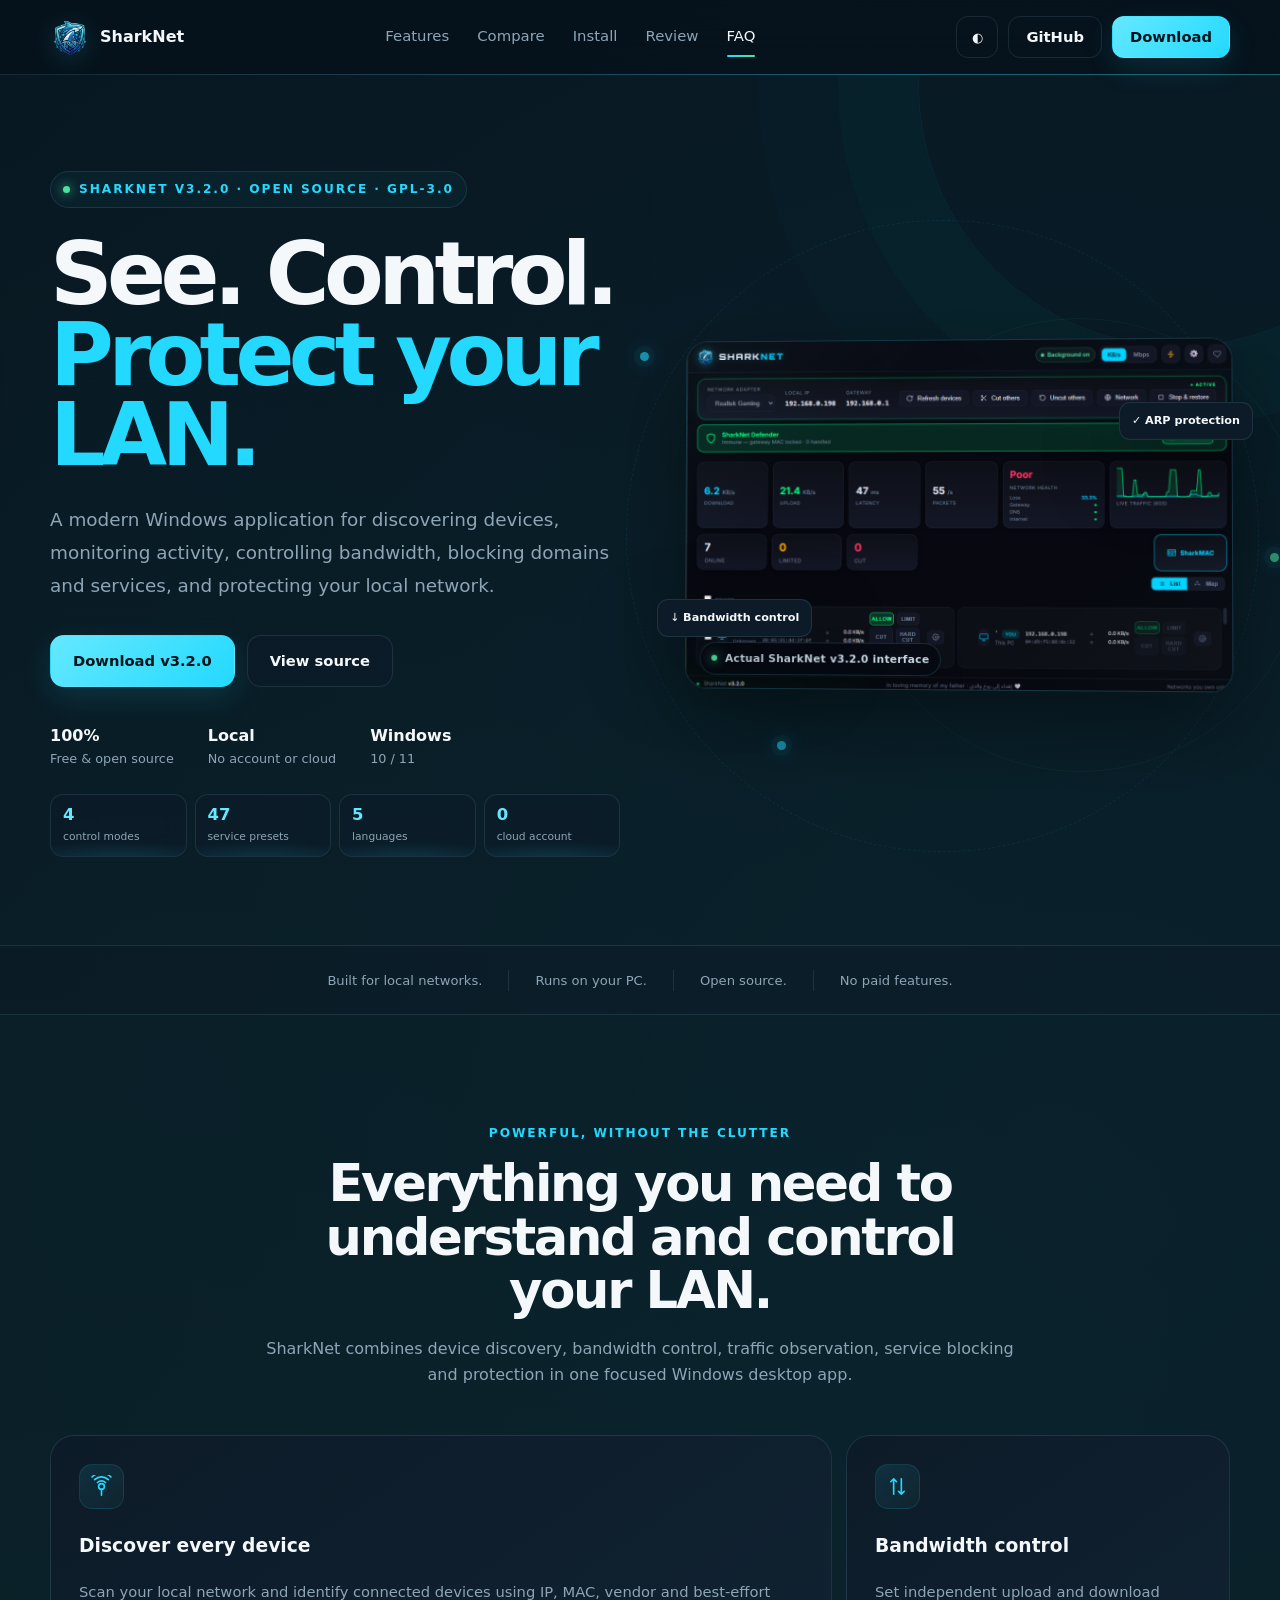
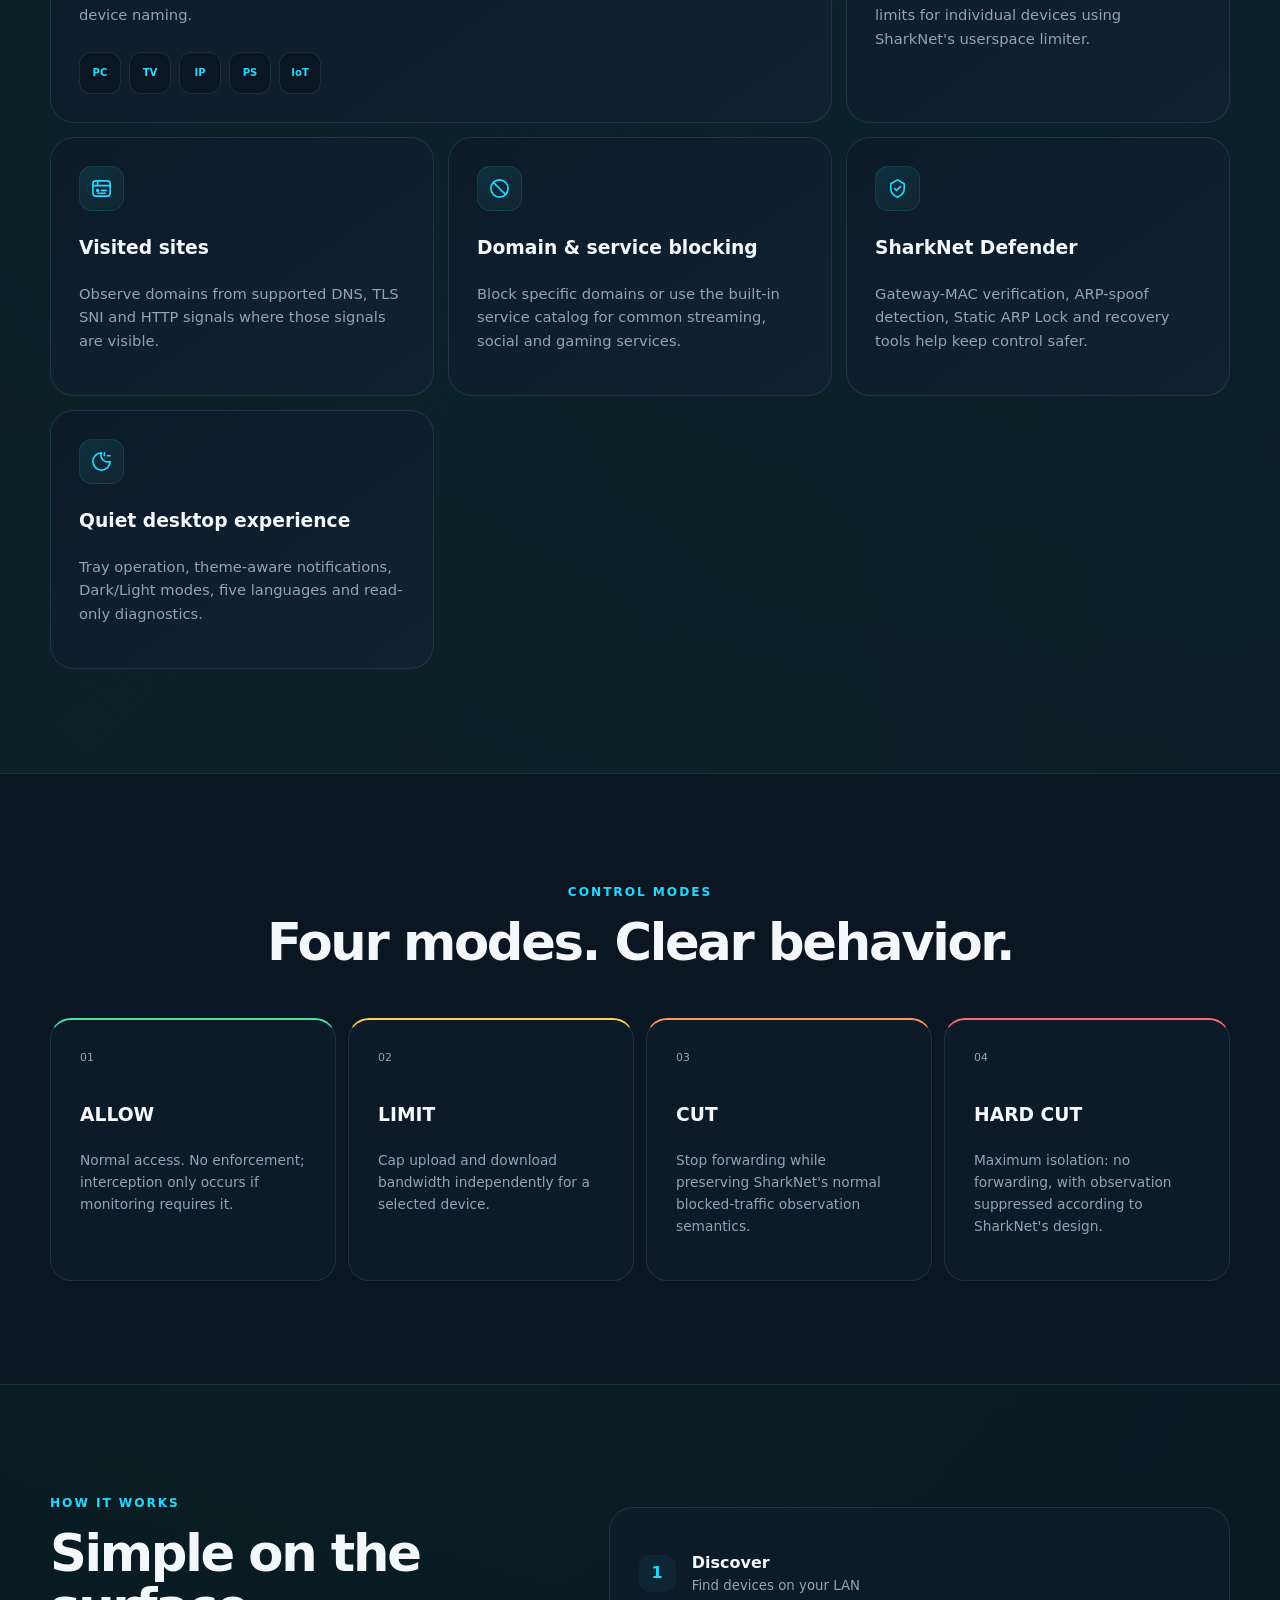
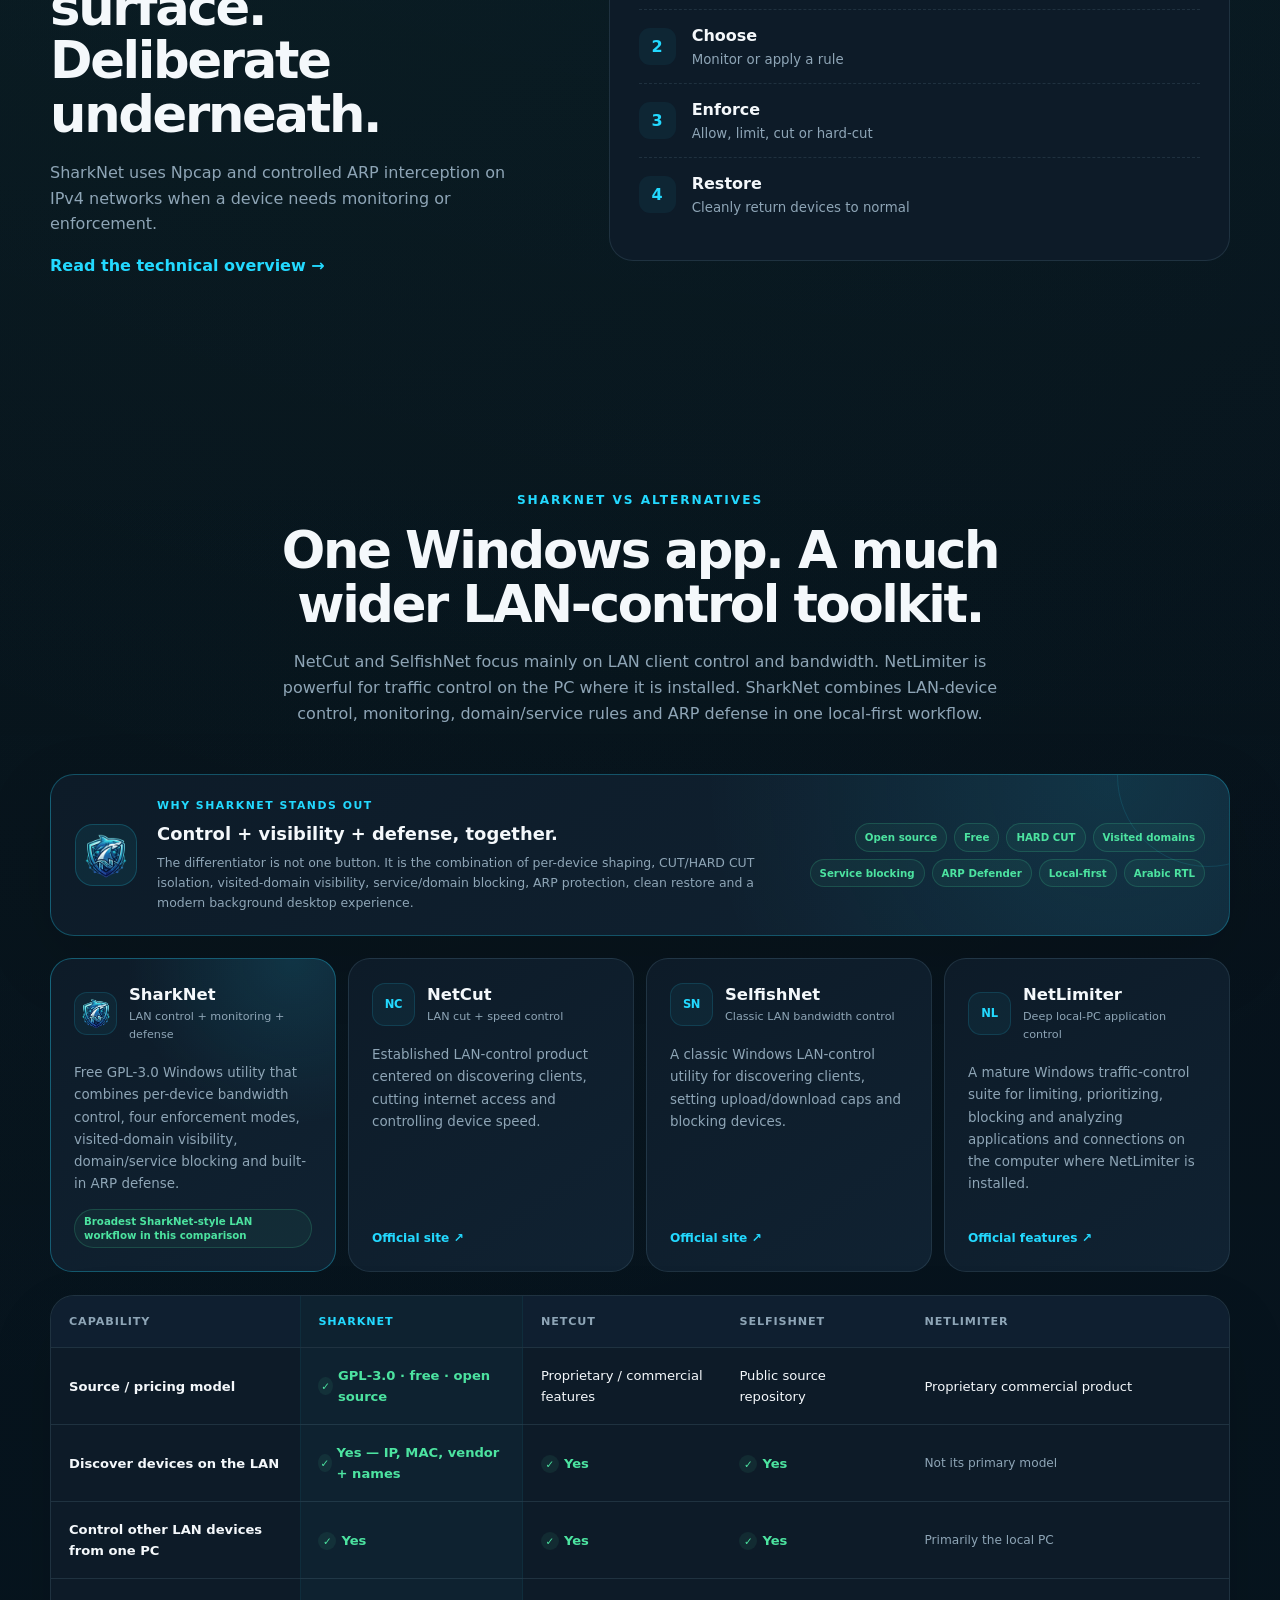
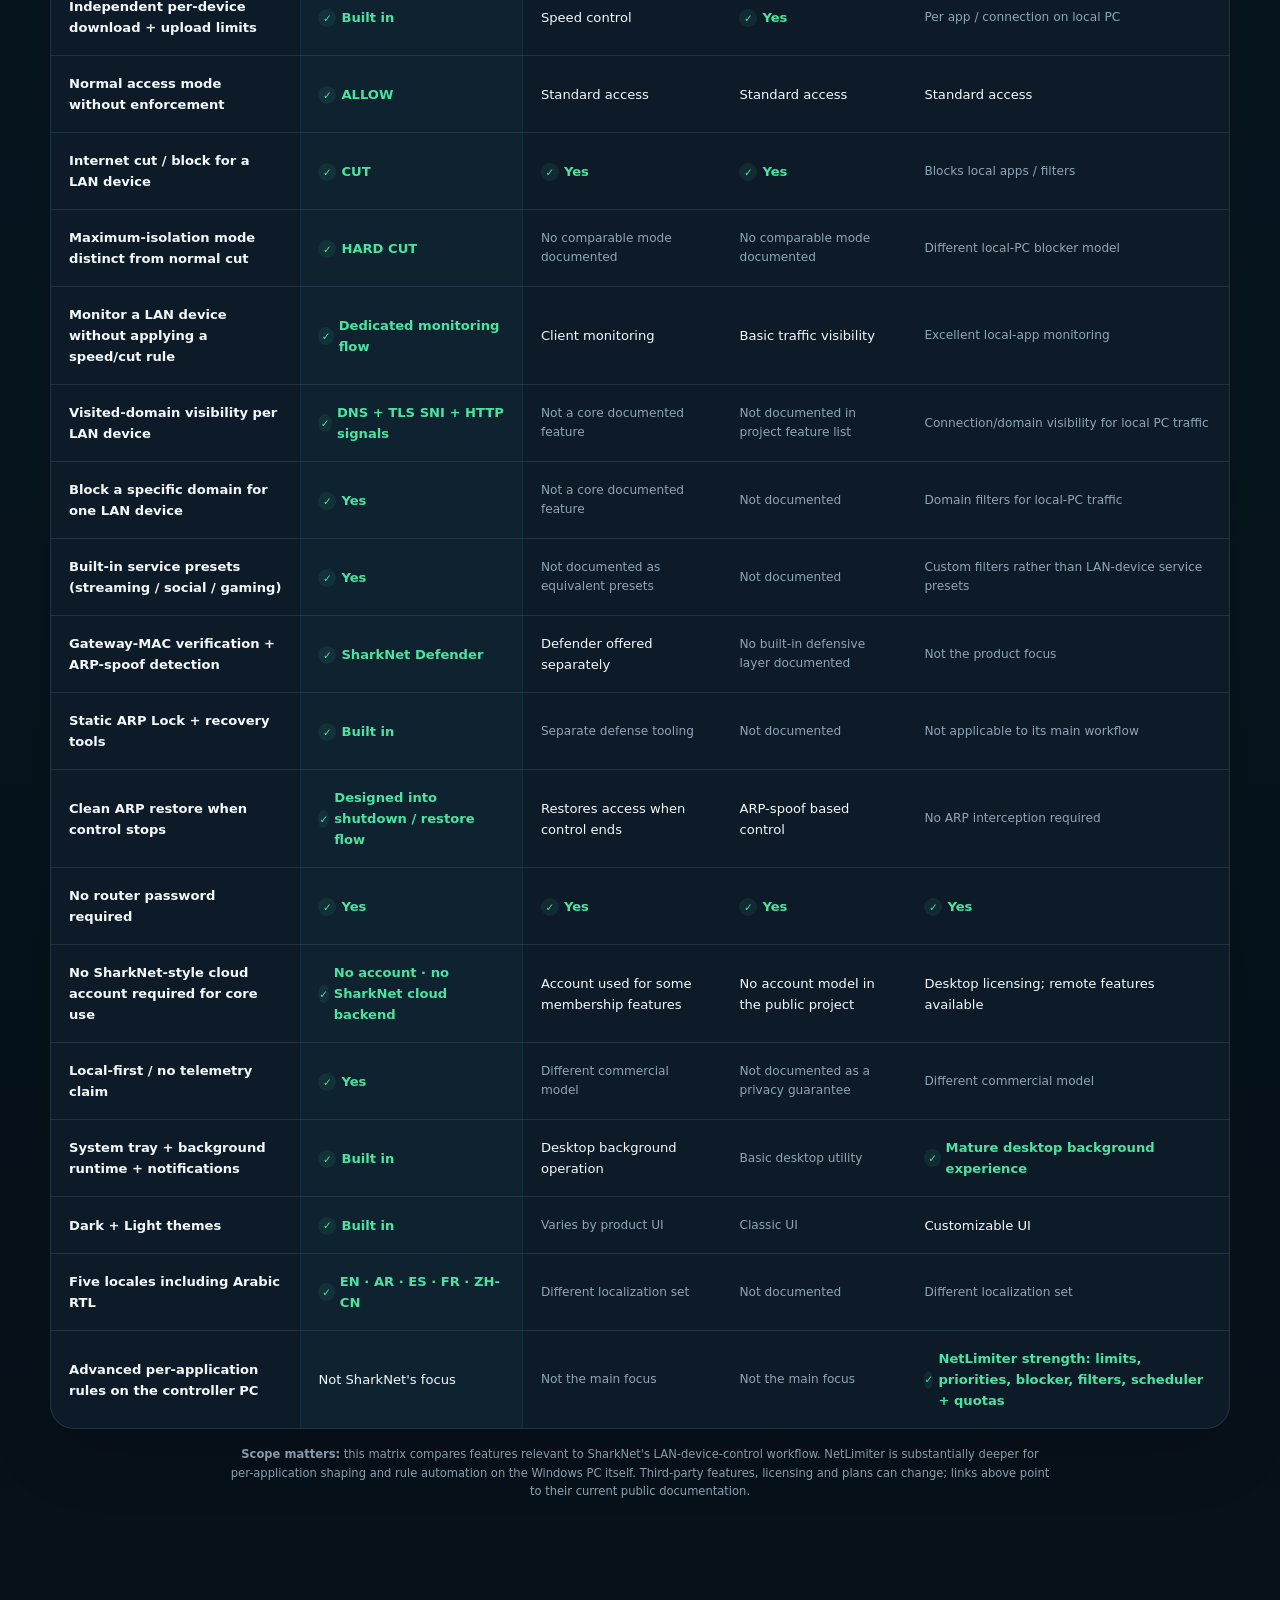
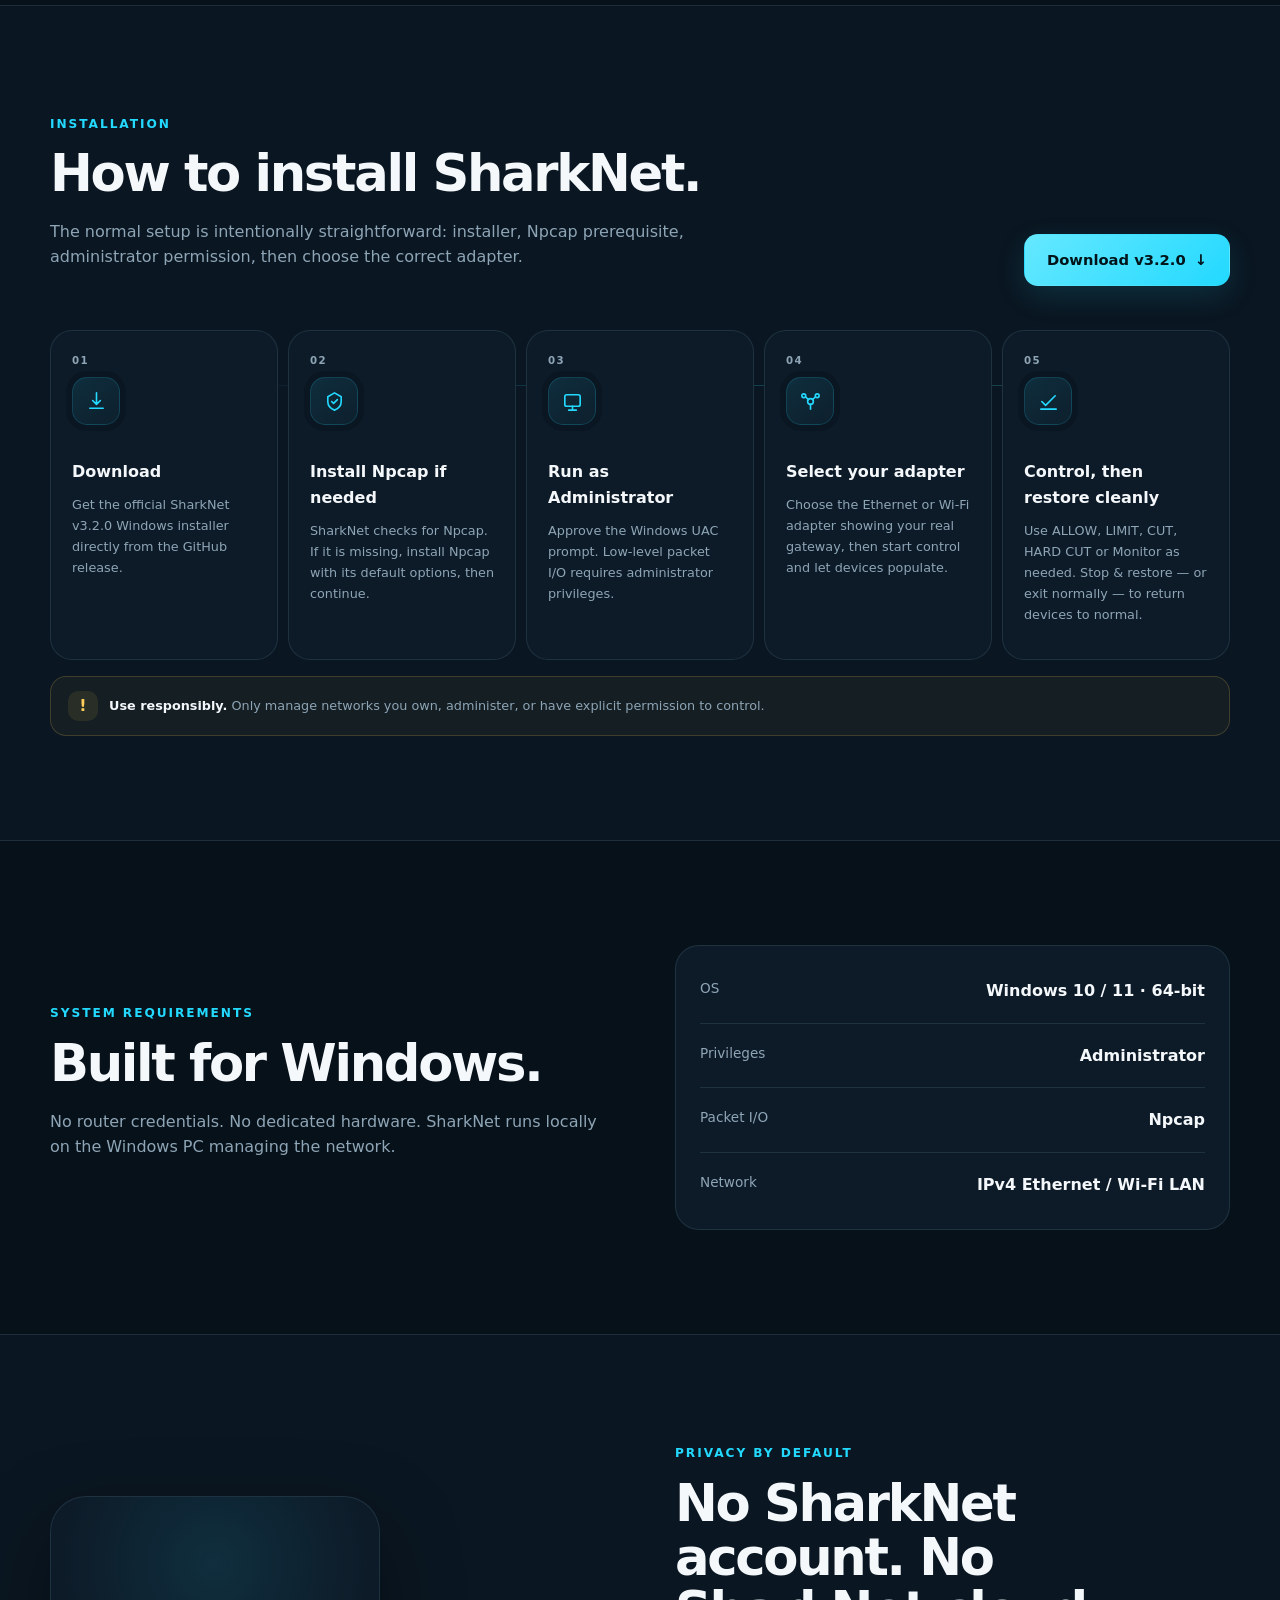
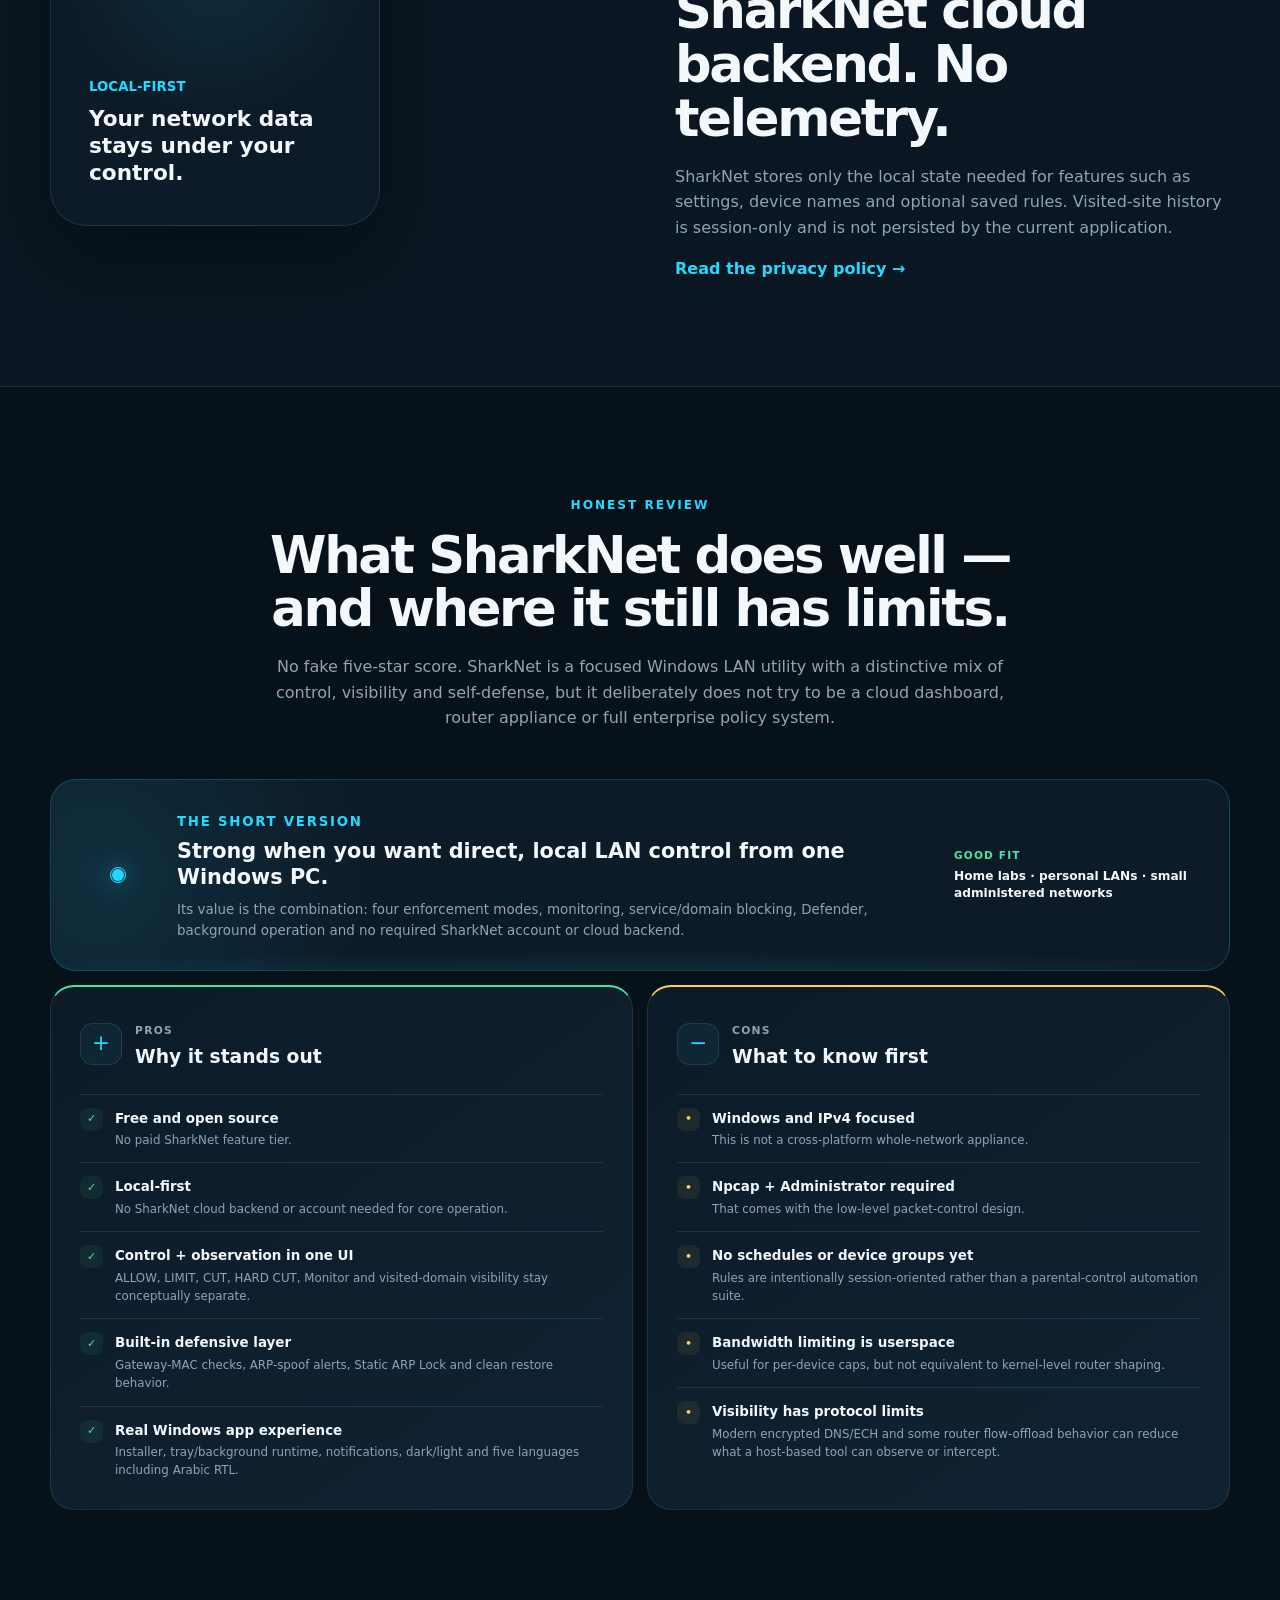
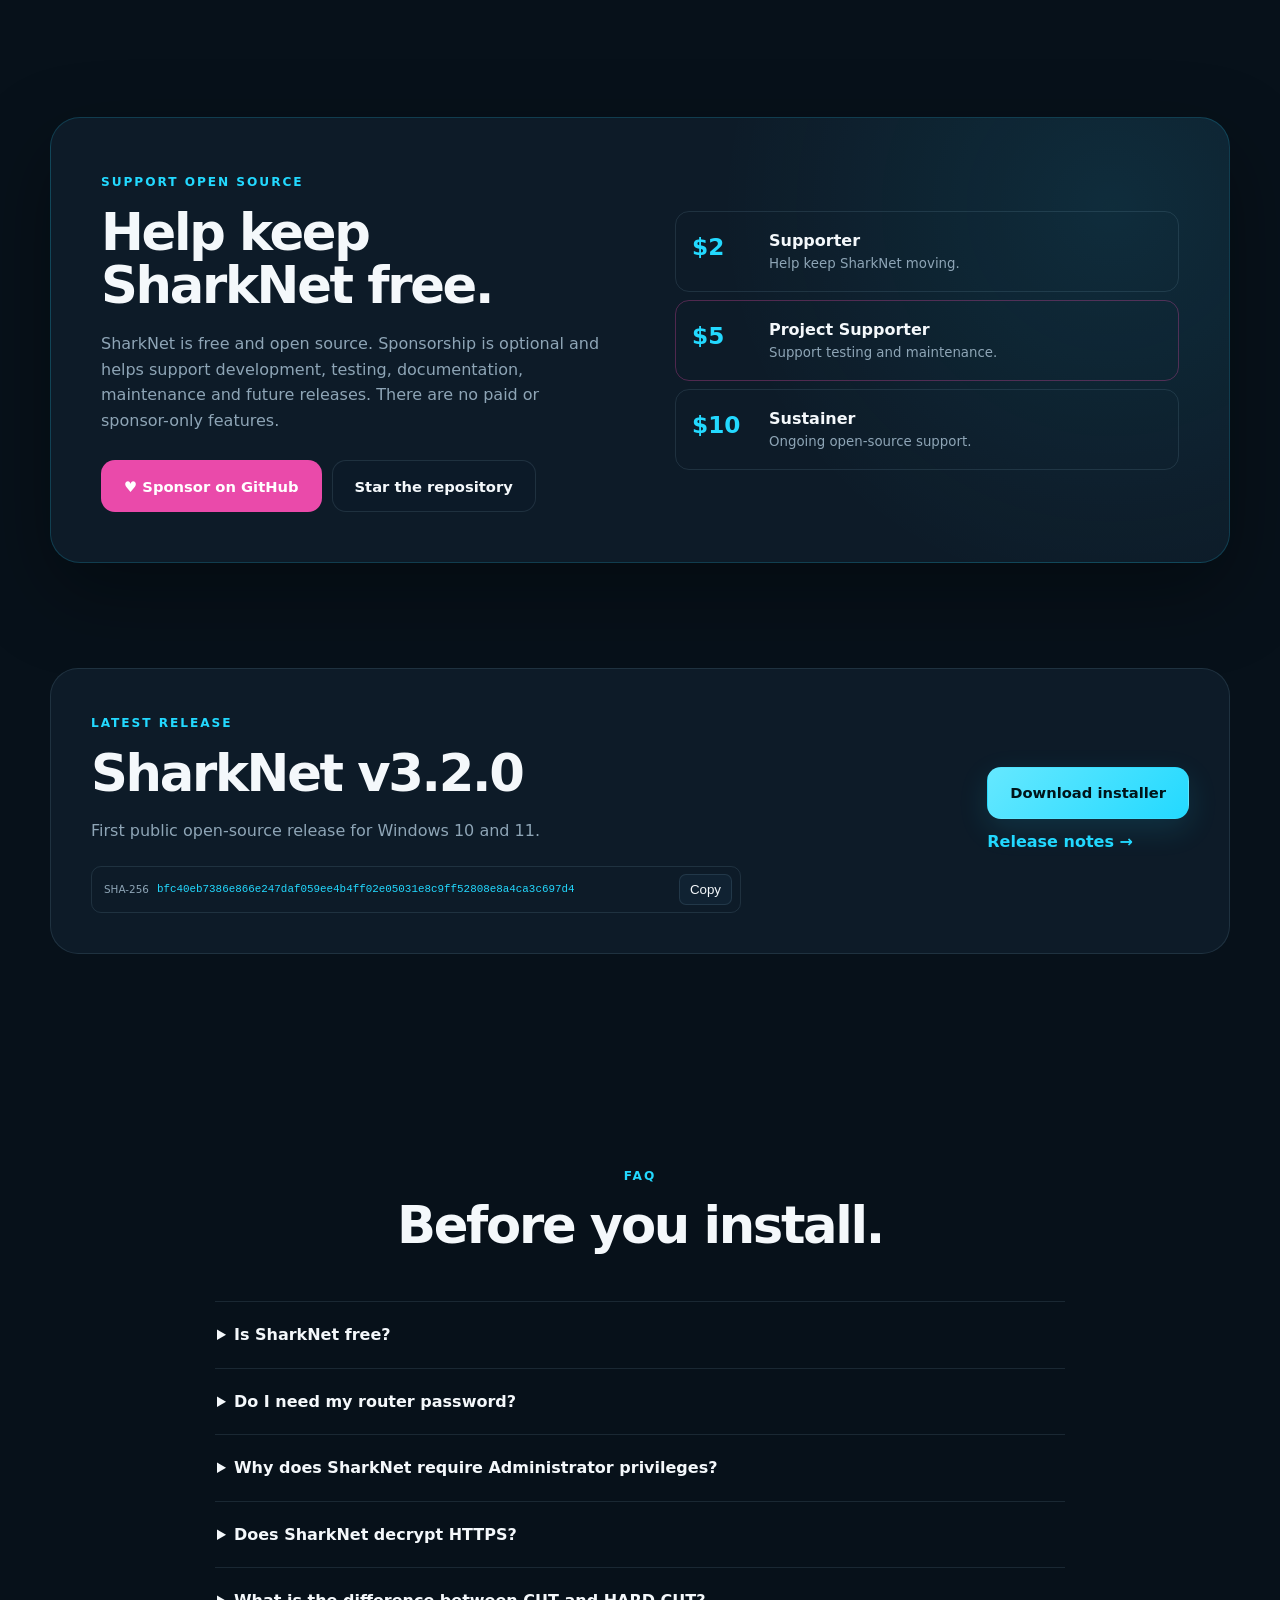
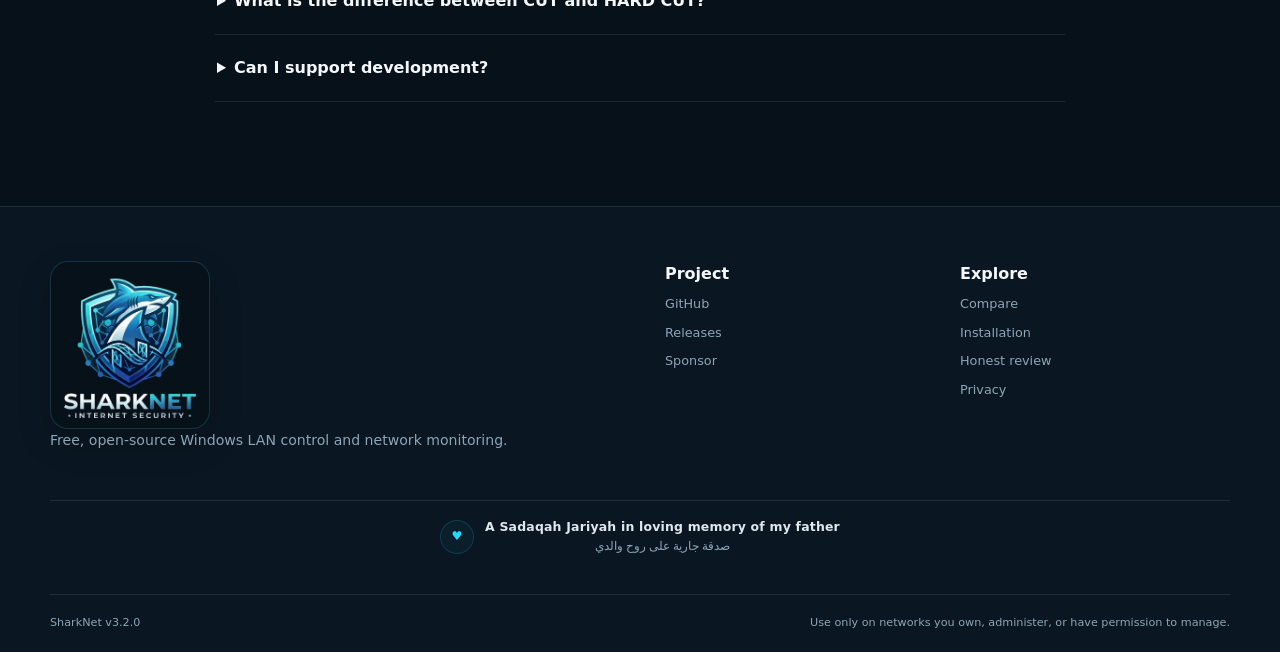
<file: docs/index.html>
<!doctype html>
<html lang="en" data-theme="dark">
<head>
  <meta charset="utf-8" />
  <meta name="viewport" content="width=device-width, initial-scale=1" />
  <meta name="description" content="SharkNet is a free, open-source Windows LAN control and network monitoring application." />
  <meta name="theme-color" content="#07111a" />
  <meta property="og:title" content="SharkNet — Windows LAN Control & Network Monitoring" />
  <meta property="og:description" content="Discover, monitor, limit, cut and protect devices on your local network." />
  <meta property="og:type" content="website" />
  <meta property="og:image" content="assets/social-preview.svg" />
  <title>SharkNet — Windows LAN Control & Network Monitoring</title>
  <link rel="icon" href="assets/sharknet-icon-192.png" type="image/png" />
  <link rel="apple-touch-icon" href="assets/sharknet-icon-192.png" />
  <link rel="manifest" href="site.webmanifest" />
  <link rel="stylesheet" href="styles.css" />
</head>
<body>
  <header class="site-header" id="top">
    <div class="container nav-wrap">
      <a class="brand" href="#top">
        <img class="brand-logo" src="assets/sharknet-mark.png" alt="" width="40" height="40" /><span>SharkNet</span>
      </a>
      <nav class="desktop-nav" aria-label="Primary navigation">
        <a href="#features">Features</a>
        <a href="#compare">Compare</a>
        <a href="#install">Install</a>
        <a href="#review">Review</a>
        <a href="#faq">FAQ</a>
      </nav>
      <div class="nav-actions">
        <button class="icon-btn" id="themeToggle" aria-label="Toggle theme">◐</button>
        <a class="btn btn-ghost hide-sm" href="https://github.com/outpattern/SharkNet" target="_blank" rel="noreferrer">GitHub</a>
        <a class="btn btn-primary" href="https://github.com/outpattern/SharkNet/releases/download/v3.2.0/SharkNet-Setup-3.2.0.exe">Download</a>
      </div>
    </div>
    <span class="scroll-progress" id="scrollProgress" aria-hidden="true"></span>
  </header>

  <main>
    <section class="hero">
      <div class="container hero-grid">
        <div class="hero-copy">
          <div class="eyebrow"><span class="status-dot"></span> SharkNet v3.2.0 · Open Source · GPL-3.0</div>
          <h1>See. Control.<br><span>Protect your LAN.</span></h1>
          <p class="hero-lead">A modern Windows application for discovering devices, monitoring activity, controlling bandwidth, blocking domains and services, and protecting your local network.</p>
          <div class="hero-actions">
            <a class="btn btn-primary btn-lg" href="https://github.com/outpattern/SharkNet/releases/download/v3.2.0/SharkNet-Setup-3.2.0.exe">Download v3.2.0</a>
            <a class="btn btn-secondary btn-lg" href="https://github.com/outpattern/SharkNet" target="_blank" rel="noreferrer">View source</a>
          </div>
          <div class="trust-row">
            <div><strong>100%</strong><span>Free & open source</span></div>
            <div><strong>Local</strong><span>No account or cloud</span></div>
            <div><strong>Windows</strong><span>10 / 11</span></div>
          </div>
          <div class="hero-metrics" aria-label="SharkNet highlights">
            <div><strong data-count="4">4</strong><span>control modes</span></div>
            <div><strong data-count="47">47</strong><span>service presets</span></div>
            <div><strong data-count="5">5</strong><span>languages</span></div>
            <div><strong data-count="0">0</strong><span>cloud account</span></div>
          </div>
        </div>

        <div class="hero-visual">
          <div class="network-motion" aria-hidden="true">
            <span class="network-ring ring-a"></span><span class="network-ring ring-b"></span>
            <span class="network-node node-a"></span><span class="network-node node-b"></span><span class="network-node node-c"></span>
          </div>
          <figure class="app-screenshot-shell" data-hero-tilt>
            <img src="assets/sharknet-app-v3.2.png" alt="SharkNet v3.2.0 desktop application dashboard showing network status, devices, traffic monitoring and control modes" width="1154" height="738" fetchpriority="high" />
            <figcaption><span class="status-dot"></span> Actual SharkNet v3.2.0 interface</figcaption>
          </figure>
          <div class="float-chip float-a">↓ <b>Bandwidth control</b></div>
          <div class="float-chip float-b">✓ <b>ARP protection</b></div>
        </div>
      </div>
    </section>

    <section class="mini-banner"><div class="container banner-inner"><span>Built for local networks.</span><span>Runs on your PC.</span><span>Open source.</span><span>No paid features.</span></div></section>

    <section class="section" id="features">
      <div class="container">
        <div class="section-head">
          <span class="kicker">POWERFUL, WITHOUT THE CLUTTER</span>
          <h2>Everything you need to understand and control your LAN.</h2>
          <p>SharkNet combines device discovery, bandwidth control, traffic observation, service blocking and protection in one focused Windows desktop app.</p>
        </div>
        <div class="feature-grid">
          <article class="feature-card feature-card-wide"><div class="feature-icon"><svg viewBox="0 0 24 24" aria-hidden="true"><circle cx="12" cy="12" r="3"/><path d="M4.9 4.9a10 10 0 0 1 14.2 0M2.1 2.1a14 14 0 0 1 19.8 0M7.8 7.8a6 6 0 0 1 8.4 0M12 15v6"/></svg></div><h3>Discover every device</h3><p>Scan your local network and identify connected devices using IP, MAC, vendor and best-effort device naming.</p><div class="device-dots"><span>PC</span><span>TV</span><span>IP</span><span>PS</span><span>IoT</span></div></article>
          <article class="feature-card"><div class="feature-icon"><svg viewBox="0 0 24 24" aria-hidden="true"><path d="M8 4v16m0-16L5 7m3-3 3 3M16 20V4m0 16-3-3m3 3 3-3"/></svg></div><h3>Bandwidth control</h3><p>Set independent upload and download limits for individual devices using SharkNet's userspace limiter.</p></article>
          <article class="feature-card"><div class="feature-icon"><svg viewBox="0 0 24 24" aria-hidden="true"><rect x="3" y="4" width="18" height="16" rx="3"/><path d="M3 9h18M8 4v5"/><circle cx="8" cy="14" r="1"/><path d="M12 14h5M8 17h8"/></svg></div><h3>Visited sites</h3><p>Observe domains from supported DNS, TLS SNI and HTTP signals where those signals are visible.</p></article>
          <article class="feature-card"><div class="feature-icon"><svg viewBox="0 0 24 24" aria-hidden="true"><circle cx="12" cy="12" r="9"/><path d="M5.7 5.7l12.6 12.6"/></svg></div><h3>Domain & service blocking</h3><p>Block specific domains or use the built-in service catalog for common streaming, social and gaming services.</p></article>
          <article class="feature-card"><div class="feature-icon"><svg viewBox="0 0 24 24" aria-hidden="true"><path d="M12 3l7 4v5c0 4.5-3 7.5-7 9-4-1.5-7-4.5-7-9V7l7-4z"/><path d="M9 12l2 2 4-4"/></svg></div><h3>SharkNet Defender</h3><p>Gateway-MAC verification, ARP-spoof detection, Static ARP Lock and recovery tools help keep control safer.</p></article>
          <article class="feature-card"><div class="feature-icon"><svg viewBox="0 0 24 24" aria-hidden="true"><path d="M21 12a9 9 0 1 1-9-9 7 7 0 0 0 9 9z"/><path d="M15 3v3M18 6h3"/></svg></div><h3>Quiet desktop experience</h3><p>Tray operation, theme-aware notifications, Dark/Light modes, five languages and read-only diagnostics.</p></article>
        </div>
      </div>
    </section>

    <section class="section modes-section">
      <div class="container">
        <div class="section-head compact"><span class="kicker">CONTROL MODES</span><h2>Four modes. Clear behavior.</h2></div>
        <div class="modes-grid">
          <article class="mode-card allow"><span>01</span><h3>ALLOW</h3><p>Normal access. No enforcement; interception only occurs if monitoring requires it.</p></article>
          <article class="mode-card limit"><span>02</span><h3>LIMIT</h3><p>Cap upload and download bandwidth independently for a selected device.</p></article>
          <article class="mode-card cut"><span>03</span><h3>CUT</h3><p>Stop forwarding while preserving SharkNet's normal blocked-traffic observation semantics.</p></article>
          <article class="mode-card hard"><span>04</span><h3>HARD CUT</h3><p>Maximum isolation: no forwarding, with observation suppressed according to SharkNet's design.</p></article>
        </div>
      </div>
    </section>

    <section class="section" id="how">
      <div class="container how-grid">
        <div class="section-head left"><span class="kicker">HOW IT WORKS</span><h2>Simple on the surface. Deliberate underneath.</h2><p>SharkNet uses Npcap and controlled ARP interception on IPv4 networks when a device needs monitoring or enforcement.</p><a class="text-link" href="https://github.com/outpattern/SharkNet/blob/main/docs/how-it-works.md" target="_blank" rel="noreferrer">Read the technical overview →</a></div>
        <div class="flow">
          <div><span>1</span><p><b>Discover</b><small>Find devices on your LAN</small></p></div>
          <div><span>2</span><p><b>Choose</b><small>Monitor or apply a rule</small></p></div>
          <div><span>3</span><p><b>Enforce</b><small>Allow, limit, cut or hard-cut</small></p></div>
          <div><span>4</span><p><b>Restore</b><small>Cleanly return devices to normal</small></p></div>
        </div>
      </div>
    </section>

    <section class="section compare-section" id="compare">
      <div class="container">
        <div class="section-head">
          <span class="kicker">SHARKNET VS ALTERNATIVES</span>
          <h2>One Windows app. A much wider LAN-control toolkit.</h2>
          <p>NetCut and SelfishNet focus mainly on LAN client control and bandwidth. NetLimiter is powerful for traffic control on the PC where it is installed. SharkNet combines LAN-device control, monitoring, domain/service rules and ARP defense in one local-first workflow.</p>
        </div>

        <div class="compare-callout" data-reveal>
          <div class="compare-callout-mark"><img src="assets/sharknet-mark.png" alt="" /></div>
          <div>
            <small>WHY SHARKNET STANDS OUT</small>
            <strong>Control + visibility + defense, together.</strong>
            <p>The differentiator is not one button. It is the combination of per-device shaping, CUT/HARD CUT isolation, visited-domain visibility, service/domain blocking, ARP protection, clean restore and a modern background desktop experience.</p>
          </div>
          <div class="advantage-cloud" aria-label="SharkNet key advantages">
            <span>Open source</span><span>Free</span><span>HARD CUT</span><span>Visited domains</span><span>Service blocking</span><span>ARP Defender</span><span>Local-first</span><span>Arabic RTL</span>
          </div>
        </div>

        <div class="compare-products">
          <article class="compare-product sharknet-product" data-tilt>
            <div class="compare-product-head"><span class="compare-logo"><img src="assets/sharknet-mark.png" alt="" /></span><div><strong>SharkNet</strong><small>LAN control + monitoring + defense</small></div></div>
            <p>Free GPL-3.0 Windows utility that combines per-device bandwidth control, four enforcement modes, visited-domain visibility, domain/service blocking and built-in ARP defense.</p>
            <span class="product-highlight">Broadest SharkNet-style LAN workflow in this comparison</span>
          </article>
          <article class="compare-product" data-tilt>
            <div class="compare-product-head"><span class="compare-logo text-logo">NC</span><div><strong>NetCut</strong><small>LAN cut + speed control</small></div></div>
            <p>Established LAN-control product centered on discovering clients, cutting internet access and controlling device speed.</p>
            <a href="https://arcai.com/" target="_blank" rel="noreferrer">Official site ↗</a>
          </article>
          <article class="compare-product" data-tilt>
            <div class="compare-product-head"><span class="compare-logo text-logo">SN</span><div><strong>SelfishNet</strong><small>Classic LAN bandwidth control</small></div></div>
            <p>A classic Windows LAN-control utility for discovering clients, setting upload/download caps and blocking devices.</p>
            <a href="https://selfishnet.org/" target="_blank" rel="noreferrer">Official site ↗</a>
          </article>
          <article class="compare-product" data-tilt>
            <div class="compare-product-head"><span class="compare-logo text-logo">NL</span><div><strong>NetLimiter</strong><small>Deep local-PC application control</small></div></div>
            <p>A mature Windows traffic-control suite for limiting, prioritizing, blocking and analyzing applications and connections on the computer where NetLimiter is installed.</p>
            <a href="https://www.netlimiter.com/features" target="_blank" rel="noreferrer">Official features ↗</a>
          </article>
        </div>

        <div class="compare-table-wrap" data-reveal>
          <table class="compare-table compare-table-expanded">
            <thead><tr><th>Capability</th><th class="is-sharknet">SharkNet</th><th>NetCut</th><th>SelfishNet</th><th>NetLimiter</th></tr></thead>
            <tbody>
              <tr><td>Source / pricing model</td><td class="is-sharknet"><span class="yes">GPL-3.0 · free · open source</span></td><td>Proprietary / commercial features</td><td>Public source repository</td><td>Proprietary commercial product</td></tr>
              <tr><td>Discover devices on the LAN</td><td class="is-sharknet"><span class="yes">Yes — IP, MAC, vendor + names</span></td><td><span class="yes">Yes</span></td><td><span class="yes">Yes</span></td><td class="muted-cell">Not its primary model</td></tr>
              <tr><td>Control other LAN devices from one PC</td><td class="is-sharknet"><span class="yes">Yes</span></td><td><span class="yes">Yes</span></td><td><span class="yes">Yes</span></td><td class="muted-cell">Primarily the local PC</td></tr>
              <tr><td>Independent per-device download + upload limits</td><td class="is-sharknet"><span class="yes">Built in</span></td><td>Speed control</td><td><span class="yes">Yes</span></td><td class="muted-cell">Per app / connection on local PC</td></tr>
              <tr><td>Normal access mode without enforcement</td><td class="is-sharknet"><span class="yes">ALLOW</span></td><td>Standard access</td><td>Standard access</td><td>Standard access</td></tr>
              <tr><td>Internet cut / block for a LAN device</td><td class="is-sharknet"><span class="yes">CUT</span></td><td><span class="yes">Yes</span></td><td><span class="yes">Yes</span></td><td class="muted-cell">Blocks local apps / filters</td></tr>
              <tr><td>Maximum-isolation mode distinct from normal cut</td><td class="is-sharknet"><span class="yes">HARD CUT</span></td><td class="muted-cell">No comparable mode documented</td><td class="muted-cell">No comparable mode documented</td><td class="muted-cell">Different local-PC blocker model</td></tr>
              <tr><td>Monitor a LAN device without applying a speed/cut rule</td><td class="is-sharknet"><span class="yes">Dedicated monitoring flow</span></td><td>Client monitoring</td><td>Basic traffic visibility</td><td class="muted-cell">Excellent local-app monitoring</td></tr>
              <tr><td>Visited-domain visibility per LAN device</td><td class="is-sharknet"><span class="yes">DNS + TLS SNI + HTTP signals</span></td><td class="muted-cell">Not a core documented feature</td><td class="muted-cell">Not documented in project feature list</td><td class="muted-cell">Connection/domain visibility for local PC traffic</td></tr>
              <tr><td>Block a specific domain for one LAN device</td><td class="is-sharknet"><span class="yes">Yes</span></td><td class="muted-cell">Not a core documented feature</td><td class="muted-cell">Not documented</td><td class="muted-cell">Domain filters for local-PC traffic</td></tr>
              <tr><td>Built-in service presets (streaming / social / gaming)</td><td class="is-sharknet"><span class="yes">Yes</span></td><td class="muted-cell">Not documented as equivalent presets</td><td class="muted-cell">Not documented</td><td class="muted-cell">Custom filters rather than LAN-device service presets</td></tr>
              <tr><td>Gateway-MAC verification + ARP-spoof detection</td><td class="is-sharknet"><span class="yes">SharkNet Defender</span></td><td>Defender offered separately</td><td class="muted-cell">No built-in defensive layer documented</td><td class="muted-cell">Not the product focus</td></tr>
              <tr><td>Static ARP Lock + recovery tools</td><td class="is-sharknet"><span class="yes">Built in</span></td><td class="muted-cell">Separate defense tooling</td><td class="muted-cell">Not documented</td><td class="muted-cell">Not applicable to its main workflow</td></tr>
              <tr><td>Clean ARP restore when control stops</td><td class="is-sharknet"><span class="yes">Designed into shutdown / restore flow</span></td><td>Restores access when control ends</td><td>ARP-spoof based control</td><td class="muted-cell">No ARP interception required</td></tr>
              <tr><td>No router password required</td><td class="is-sharknet"><span class="yes">Yes</span></td><td><span class="yes">Yes</span></td><td><span class="yes">Yes</span></td><td><span class="yes">Yes</span></td></tr>
              <tr><td>No SharkNet-style cloud account required for core use</td><td class="is-sharknet"><span class="yes">No account · no SharkNet cloud backend</span></td><td>Account used for some membership features</td><td>No account model in the public project</td><td>Desktop licensing; remote features available</td></tr>
              <tr><td>Local-first / no telemetry claim</td><td class="is-sharknet"><span class="yes">Yes</span></td><td class="muted-cell">Different commercial model</td><td class="muted-cell">Not documented as a privacy guarantee</td><td class="muted-cell">Different commercial model</td></tr>
              <tr><td>System tray + background runtime + notifications</td><td class="is-sharknet"><span class="yes">Built in</span></td><td>Desktop background operation</td><td class="muted-cell">Basic desktop utility</td><td><span class="yes">Mature desktop background experience</span></td></tr>
              <tr><td>Dark + Light themes</td><td class="is-sharknet"><span class="yes">Built in</span></td><td class="muted-cell">Varies by product UI</td><td class="muted-cell">Classic UI</td><td>Customizable UI</td></tr>
              <tr><td>Five locales including Arabic RTL</td><td class="is-sharknet"><span class="yes">EN · AR · ES · FR · ZH-CN</span></td><td class="muted-cell">Different localization set</td><td class="muted-cell">Not documented</td><td class="muted-cell">Different localization set</td></tr>
              <tr><td>Advanced per-application rules on the controller PC</td><td class="is-sharknet">Not SharkNet's focus</td><td class="muted-cell">Not the main focus</td><td class="muted-cell">Not the main focus</td><td><span class="yes">NetLimiter strength: limits, priorities, blocker, filters, scheduler + quotas</span></td></tr>
            </tbody>
          </table>
        </div>
        <p class="comparison-note"><strong>Scope matters:</strong> this matrix compares features relevant to SharkNet's LAN-device-control workflow. NetLimiter is substantially deeper for per-application shaping and rule automation on the Windows PC itself. Third-party features, licensing and plans can change; links above point to their current public documentation.</p>
      </div>
    </section>

    <section class="section install-section" id="install">
      <div class="container">
        <div class="install-heading">
          <div class="section-head left">
            <span class="kicker">INSTALLATION</span>
            <h2>How to install SharkNet.</h2>
            <p>The normal setup is intentionally straightforward: installer, Npcap prerequisite, administrator permission, then choose the correct adapter.</p>
          </div>
          <a class="btn btn-primary btn-lg install-download" href="https://github.com/outpattern/SharkNet/releases/download/v3.2.0/SharkNet-Setup-3.2.0.exe">Download v3.2.0 <span aria-hidden="true">↓</span></a>
        </div>
        <div class="install-timeline">
          <article class="install-step" data-tilt><span class="step-no">01</span><div class="step-icon"><svg viewBox="0 0 24 24" aria-hidden="true"><path d="M12 3v12m0 0 4-4m-4 4-4-4M5 19h14"/></svg></div><h3>Download</h3><p>Get the official SharkNet v3.2.0 Windows installer directly from the GitHub release.</p></article>
          <article class="install-step" data-tilt><span class="step-no">02</span><div class="step-icon"><svg viewBox="0 0 24 24" aria-hidden="true"><path d="M12 3l7 4v5c0 4.5-3 7.5-7 9-4-1.5-7-4.5-7-9V7l7-4z"/><path d="M9 12l2 2 4-4"/></svg></div><h3>Install Npcap if needed</h3><p>SharkNet checks for Npcap. If it is missing, install Npcap with its default options, then continue.</p></article>
          <article class="install-step" data-tilt><span class="step-no">03</span><div class="step-icon"><svg viewBox="0 0 24 24" aria-hidden="true"><rect x="4" y="5" width="16" height="12" rx="2"/><path d="M8 21h8M12 17v4"/></svg></div><h3>Run as Administrator</h3><p>Approve the Windows UAC prompt. Low-level packet I/O requires administrator privileges.</p></article>
          <article class="install-step" data-tilt><span class="step-no">04</span><div class="step-icon"><svg viewBox="0 0 24 24" aria-hidden="true"><circle cx="12" cy="12" r="3"/><circle cx="5" cy="6" r="2"/><circle cx="19" cy="6" r="2"/><path d="M7 7.5l3 2.5m7-2.5L14 10M12 15v5"/></svg></div><h3>Select your adapter</h3><p>Choose the Ethernet or Wi-Fi adapter showing your real gateway, then start control and let devices populate.</p></article>
          <article class="install-step" data-tilt><span class="step-no">05</span><div class="step-icon"><svg viewBox="0 0 24 24" aria-hidden="true"><path d="M5 12l4 4L19 6"/><path d="M4 20h16"/></svg></div><h3>Control, then restore cleanly</h3><p>Use ALLOW, LIMIT, CUT, HARD CUT or Monitor as needed. Stop &amp; restore — or exit normally — to return devices to normal.</p></article>
        </div>
        <div class="install-note" data-reveal><span>!</span><p><strong>Use responsibly.</strong> Only manage networks you own, administer, or have explicit permission to control.</p></div>
      </div>
    </section>

    <section class="section requirement-section" id="requirements">
      <div class="container requirement-wrap">
        <div><span class="kicker">SYSTEM REQUIREMENTS</span><h2>Built for Windows.</h2><p>No router credentials. No dedicated hardware. SharkNet runs locally on the Windows PC managing the network.</p></div>
        <div class="requirements-list"><div><span>OS</span><b>Windows 10 / 11 · 64-bit</b></div><div><span>Privileges</span><b>Administrator</b></div><div><span>Packet I/O</span><b>Npcap</b></div><div><span>Network</span><b>IPv4 Ethernet / Wi-Fi LAN</b></div></div>
      </div>
    </section>

    <section class="section privacy-section">
      <div class="container privacy-grid">
        <div class="privacy-badge"><small>LOCAL-FIRST</small><strong>Your network data stays under your control.</strong></div>
        <div><span class="kicker">PRIVACY BY DEFAULT</span><h2>No SharkNet account. No SharkNet cloud backend. No telemetry.</h2><p>SharkNet stores only the local state needed for features such as settings, device names and optional saved rules. Visited-site history is session-only and is not persisted by the current application.</p><a class="text-link" href="https://github.com/outpattern/SharkNet/blob/main/PRIVACY.md" target="_blank" rel="noreferrer">Read the privacy policy →</a></div>
      </div>
    </section>

    <section class="section review-section" id="review">
      <div class="container">
        <div class="section-head">
          <span class="kicker">HONEST REVIEW</span>
          <h2>What SharkNet does well — and where it still has limits.</h2>
          <p>No fake five-star score. SharkNet is a focused Windows LAN utility with a distinctive mix of control, visibility and self-defense, but it deliberately does not try to be a cloud dashboard, router appliance or full enterprise policy system.</p>
        </div>

        <div class="review-summary" data-reveal>
          <div class="review-pulse" aria-hidden="true"><span></span><span></span><span></span></div>
          <div><small>THE SHORT VERSION</small><strong>Strong when you want direct, local LAN control from one Windows PC.</strong><p>Its value is the combination: four enforcement modes, monitoring, service/domain blocking, Defender, background operation and no required SharkNet account or cloud backend.</p></div>
          <div class="review-fit"><span>Good fit</span><b>Home labs · personal LANs · small administered networks</b></div>
        </div>

        <div class="pros-cons-grid">
          <article class="procon-card pros" data-tilt>
            <div class="procon-title"><span class="procon-icon">+</span><div><small>PROS</small><h3>Why it stands out</h3></div></div>
            <ul>
              <li><span>✓</span><div><b>Free and open source</b><small>No paid SharkNet feature tier.</small></div></li>
              <li><span>✓</span><div><b>Local-first</b><small>No SharkNet cloud backend or account needed for core operation.</small></div></li>
              <li><span>✓</span><div><b>Control + observation in one UI</b><small>ALLOW, LIMIT, CUT, HARD CUT, Monitor and visited-domain visibility stay conceptually separate.</small></div></li>
              <li><span>✓</span><div><b>Built-in defensive layer</b><small>Gateway-MAC checks, ARP-spoof alerts, Static ARP Lock and clean restore behavior.</small></div></li>
              <li><span>✓</span><div><b>Real Windows app experience</b><small>Installer, tray/background runtime, notifications, dark/light and five languages including Arabic RTL.</small></div></li>
            </ul>
          </article>

          <article class="procon-card cons" data-tilt>
            <div class="procon-title"><span class="procon-icon">−</span><div><small>CONS</small><h3>What to know first</h3></div></div>
            <ul>
              <li><span>•</span><div><b>Windows and IPv4 focused</b><small>This is not a cross-platform whole-network appliance.</small></div></li>
              <li><span>•</span><div><b>Npcap + Administrator required</b><small>That comes with the low-level packet-control design.</small></div></li>
              <li><span>•</span><div><b>No schedules or device groups yet</b><small>Rules are intentionally session-oriented rather than a parental-control automation suite.</small></div></li>
              <li><span>•</span><div><b>Bandwidth limiting is userspace</b><small>Useful for per-device caps, but not equivalent to kernel-level router shaping.</small></div></li>
              <li><span>•</span><div><b>Visibility has protocol limits</b><small>Modern encrypted DNS/ECH and some router flow-offload behavior can reduce what a host-based tool can observe or intercept.</small></div></li>
            </ul>
          </article>
        </div>
      </div>
    </section>

    <section class="section support-section" id="support">
      <div class="container support-card">
        <div class="support-copy"><span class="kicker">SUPPORT OPEN SOURCE</span><h2>Help keep SharkNet free.</h2><p>SharkNet is free and open source. Sponsorship is optional and helps support development, testing, documentation, maintenance and future releases. There are no paid or sponsor-only features.</p><div class="support-actions"><a class="btn btn-sponsor btn-lg" href="https://github.com/sponsors/outpattern" target="_blank" rel="noreferrer">♥ Sponsor on GitHub</a><a class="btn btn-secondary btn-lg" href="https://github.com/outpattern/SharkNet" target="_blank" rel="noreferrer">Star the repository</a></div></div>
        <div class="support-tiers"><div><span>$2</span><b>Supporter</b><small>Help keep SharkNet moving.</small></div><div class="featured"><span>$5</span><b>Project Supporter</b><small>Support testing and maintenance.</small></div><div><span>$10</span><b>Sustainer</b><small>Ongoing open-source support.</small></div></div>
      </div>
    </section>

    <section class="section download-section" id="download">
      <div class="container download-card">
        <div><span class="kicker">LATEST RELEASE</span><h2>SharkNet v3.2.0</h2><p>First public open-source release for Windows 10 and 11.</p><div class="hash"><span>SHA-256</span><code id="sha">bfc40eb7386e866e247daf059ee4b4ff02e05031e8c9ff52808e8a4ca3c697d4</code><button id="copyHash">Copy</button></div></div>
        <div class="download-actions"><a class="btn btn-primary btn-lg" href="https://github.com/outpattern/SharkNet/releases/download/v3.2.0/SharkNet-Setup-3.2.0.exe">Download installer</a><a class="text-link" href="https://github.com/outpattern/SharkNet/releases" target="_blank" rel="noreferrer">Release notes →</a></div>
      </div>
    </section>

    <section class="section faq-section" id="faq">
      <div class="container">
        <div class="section-head compact"><span class="kicker">FAQ</span><h2>Before you install.</h2></div>
        <div class="faq-list">
          <details><summary>Is SharkNet free?</summary><p>Yes. SharkNet is free and open source under GPL-3.0.</p></details>
          <details><summary>Do I need my router password?</summary><p>No. SharkNet operates from a Windows PC on the local network and does not require router login credentials.</p></details>
          <details><summary>Why does SharkNet require Administrator privileges?</summary><p>Npcap packet I/O and low-level network operations require elevated Windows privileges.</p></details>
          <details><summary>Does SharkNet decrypt HTTPS?</summary><p>No. SharkNet does not decrypt TLS.</p></details>
          <details><summary>What is the difference between CUT and HARD CUT?</summary><p>CUT blocks forwarding while preserving normal CUT observation behavior. HARD CUT provides maximum isolation and suppresses observation according to SharkNet's implementation.</p></details>
          <details><summary>Can I support development?</summary><p>Yes. You can optionally sponsor the project through GitHub Sponsors. Sponsorship does not unlock paid features.</p></details>
        </div>
      </div>
    </section>
  </main>

  <footer class="footer">
    <div class="container footer-grid">
      <div><a class="footer-logo-link" href="#top" aria-label="SharkNet home"><img class="footer-logo-full" src="assets/sharknet-logo.png" alt="SharkNet Internet Security" /></a><p>Free, open-source Windows LAN control and network monitoring.</p></div>
      <div class="footer-links">
        <div><b>Project</b><a href="https://github.com/outpattern/SharkNet">GitHub</a><a href="https://github.com/outpattern/SharkNet/releases">Releases</a><a href="https://github.com/sponsors/outpattern">Sponsor</a></div>
        <div><b>Explore</b><a href="#compare">Compare</a><a href="#install">Installation</a><a href="#review">Honest review</a><a href="privacy.html">Privacy</a></div>
      </div>
    </div>
    <div class="container dedication" aria-label="Project dedication">
      <span class="dedication-heart" aria-hidden="true">♥</span>
      <div>
        <span>A Sadaqah Jariyah in loving memory of my father</span>
        <small lang="ar" dir="rtl">صدقة جارية على روح والدي</small>
      </div>
    </div>
    <div class="container footer-bottom"><span>SharkNet v3.2.0</span><span>Use only on networks you own, administer, or have permission to manage.</span></div>
  </footer>

  <button class="back-to-top" id="backToTop" type="button" aria-label="Back to top" title="Back to top">
    <span aria-hidden="true">↑</span>
  </button>
  <script src="script.js"></script>
</body>
</html>
</file>
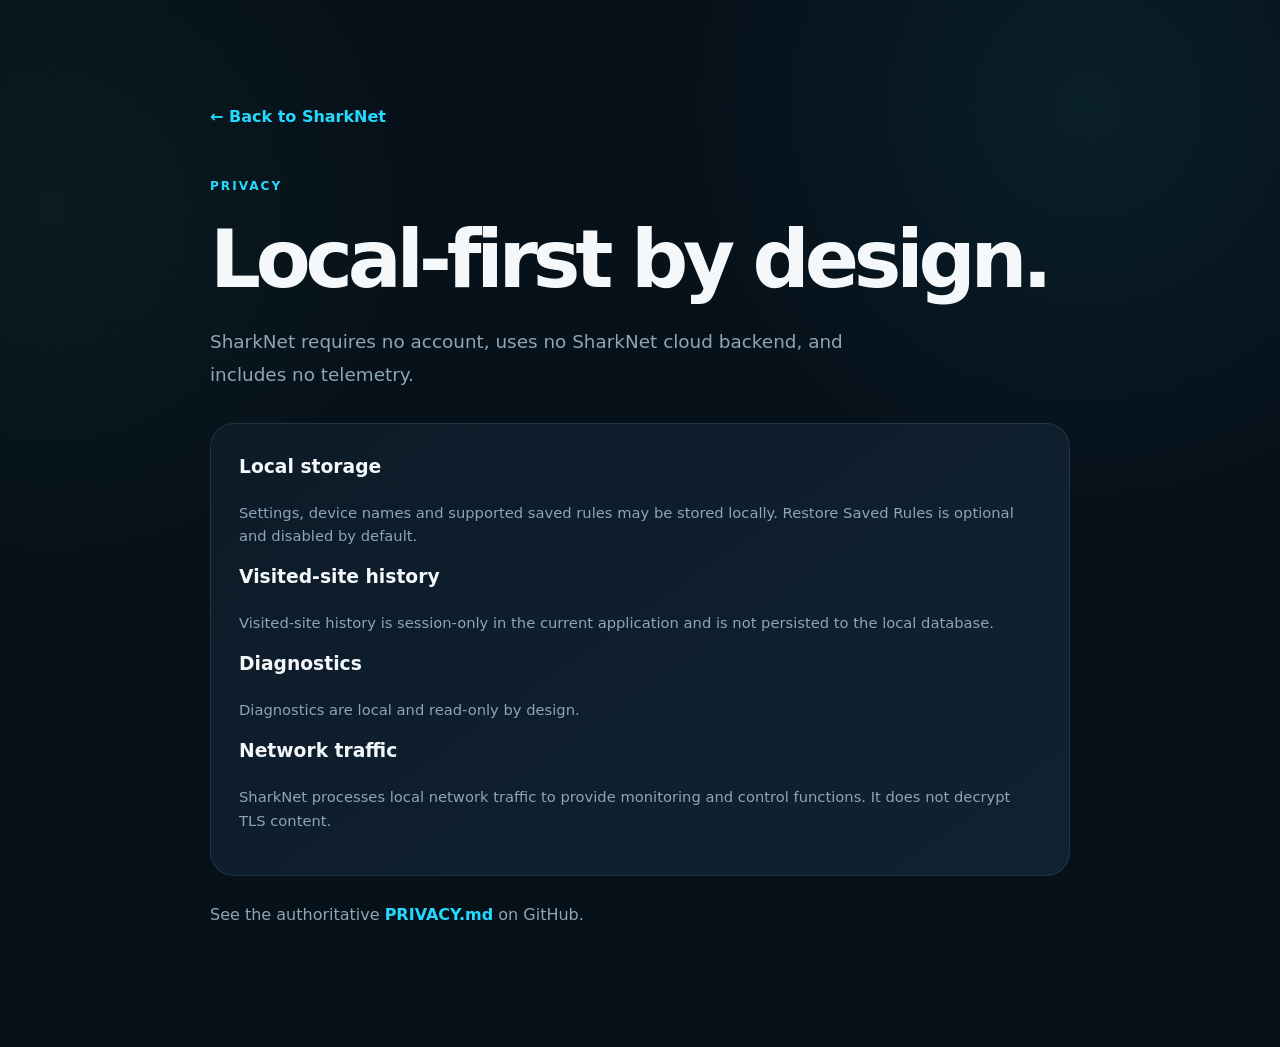
<file: docs/privacy.html>
<!doctype html><html lang="en" data-theme="dark"><head><meta charset="utf-8"><meta name="viewport" content="width=device-width,initial-scale=1"><title>Privacy — SharkNet</title><link rel="stylesheet" href="styles.css"><link rel="icon" href="assets/sharknet-icon-192.png"></head><body><main class="section"><div class="container" style="max-width:860px"><a class="text-link" href="index.html">← Back to SharkNet</a><div style="margin-top:42px"><span class="kicker">PRIVACY</span><h1 style="font-size:clamp(2.6rem,7vw,5rem)">Local-first by design.</h1><p class="hero-lead">SharkNet requires no account, uses no SharkNet cloud backend, and includes no telemetry.</p><div class="feature-card" style="margin-top:32px;min-height:0"><h3>Local storage</h3><p>Settings, device names and supported saved rules may be stored locally. Restore Saved Rules is optional and disabled by default.</p><h3>Visited-site history</h3><p>Visited-site history is session-only in the current application and is not persisted to the local database.</p><h3>Diagnostics</h3><p>Diagnostics are local and read-only by design.</p><h3>Network traffic</h3><p>SharkNet processes local network traffic to provide monitoring and control functions. It does not decrypt TLS content.</p></div><p style="margin-top:26px;color:var(--muted)">See the authoritative <a class="text-link" href="https://github.com/outpattern/SharkNet/blob/main/PRIVACY.md" target="_blank">PRIVACY.md</a> on GitHub.</p></div></div></main><script src="script.js"></script></body></html>
</file>
<file: docs/styles.css>
:root{--bg:#07111a;--bg2:#0a1621;--panel:#0d1b28;--panel2:#102232;--text:#f4f8fb;--muted:#8ea5b6;--line:rgba(151,199,224,.13);--cyan:#23d9ff;--cyan2:#65e8ff;--green:#4ce3a0;--amber:#ffcf5a;--red:#ff6a7a;--shadow:0 30px 80px rgba(0,0,0,.35);--max:1180px}
html[data-theme="light"]{--bg:#f5f8fb;--bg2:#eef4f8;--panel:#fff;--panel2:#f4f8fb;--text:#0b1620;--muted:#5c7180;--line:rgba(15,55,77,.12);--shadow:0 28px 70px rgba(35,74,94,.12)}
*{box-sizing:border-box}html{scroll-behavior:smooth}body{margin:0;font-family:Inter,ui-sans-serif,system-ui,-apple-system,BlinkMacSystemFont,"Segoe UI",sans-serif;background:radial-gradient(circle at 85% 10%,rgba(35,217,255,.07),transparent 28%),radial-gradient(circle at 4% 20%,rgba(76,227,160,.05),transparent 24%),var(--bg);color:var(--text);line-height:1.6}a{color:inherit;text-decoration:none}.container{width:min(calc(100% - 40px),var(--max));margin:auto}
.site-header{position:sticky;top:0;z-index:100;backdrop-filter:blur(18px);background:color-mix(in srgb,var(--bg) 78%,transparent);border-bottom:1px solid var(--line)}.nav-wrap{height:74px;display:flex;align-items:center;justify-content:space-between;gap:24px}.brand{display:flex;align-items:center;gap:10px;font-weight:800}.brand-mark{width:34px;height:34px;border-radius:11px;display:grid;place-items:center;background:linear-gradient(145deg,var(--cyan),#116780);color:#00131a}.desktop-nav{display:flex;gap:28px;color:var(--muted);font-size:.93rem}.desktop-nav a:hover{color:var(--text)}.nav-actions{display:flex;align-items:center;gap:10px}
.btn{min-height:42px;padding:0 17px;border:1px solid var(--line);border-radius:12px;display:inline-flex;align-items:center;justify-content:center;gap:9px;font-weight:700;font-size:.92rem;transition:.2s ease;cursor:pointer}.btn:hover{transform:translateY(-1px)}.btn-primary{color:#00141a;border-color:transparent;background:linear-gradient(135deg,var(--cyan2),var(--cyan));box-shadow:0 10px 30px rgba(35,217,255,.13)}.btn-secondary,.btn-ghost{background:color-mix(in srgb,var(--panel) 70%,transparent)}.btn-ghost{background:transparent}.btn-lg{min-height:52px;padding:0 22px;border-radius:14px}.icon-btn{width:42px;height:42px;border:1px solid var(--line);background:transparent;color:var(--text);border-radius:12px;cursor:pointer}
.hero{padding:96px 0 88px;overflow:hidden}.hero-grid{display:grid;grid-template-columns:1.02fr .98fr;align-items:center;gap:62px}.eyebrow,.kicker{color:var(--cyan);font-size:.76rem;letter-spacing:.16em;text-transform:uppercase;font-weight:800}.eyebrow{display:inline-flex;align-items:center;gap:9px;padding:8px 12px;border:1px solid var(--line);border-radius:99px;background:rgba(35,217,255,.04)}.status-dot{width:7px;height:7px;border-radius:50%;background:var(--green);box-shadow:0 0 12px var(--green)}h1,h2,h3,p{margin-top:0}h1{font-size:clamp(3.1rem,6.8vw,6.3rem);line-height:.92;letter-spacing:-.065em;margin:26px 0 28px}h1 span{color:var(--cyan)}.hero-lead{font-size:1.15rem;color:var(--muted);max-width:650px;line-height:1.8}.hero-actions{display:flex;flex-wrap:wrap;gap:12px;margin:33px 0 36px}.trust-row{display:flex;gap:34px;flex-wrap:wrap}.trust-row div{display:flex;flex-direction:column}.trust-row span{font-size:.8rem;color:var(--muted)}
.app-shell{overflow:hidden;border:1px solid rgba(85,214,245,.17);border-radius:22px;background:#071019;box-shadow:var(--shadow);transform:perspective(1200px) rotateY(-4deg) rotateX(1deg)}.window-bar{height:44px;display:flex;align-items:center;justify-content:space-between;border-bottom:1px solid rgba(255,255,255,.07);padding:0 14px;color:#b7c9d4;font-size:.72rem}.app-body{display:grid;grid-template-columns:132px 1fr;min-height:430px}.app-body aside{padding:18px 12px;border-right:1px solid rgba(255,255,255,.06);background:#09141d;display:flex;flex-direction:column;gap:10px}.app-body aside small{font-size:.56rem;color:#597080}.app-body aside b,.app-body aside span{padding:8px;border-radius:8px;color:#728895;font-size:.67rem}.app-body aside b{background:#102b36;color:#dcf8ff}.mock-content{padding:21px}.mock-topline{display:flex;justify-content:space-between}.mock-topline h3{margin:2px 0;color:#f1f7fa}.mock-topline small{color:#587282;font-size:.54rem}.mock-topline em{font-style:normal;color:#4ce3a0;font-size:.58rem}.stat-grid{display:grid;grid-template-columns:repeat(3,1fr);gap:8px;margin:18px 0}.stat-grid>div{background:#0d1c27;border:1px solid rgba(255,255,255,.05);border-radius:9px;padding:11px;color:#f1f7fa}.stat-grid small{display:block;color:#587282;font-size:.54rem}.stat-grid span{font-size:.52rem;color:#718a98;margin-left:3px}.device-card{display:grid;grid-template-columns:32px 1fr auto;gap:9px;align-items:center;border-bottom:1px solid rgba(255,255,255,.05);padding:11px 7px}.device-card>strong{width:29px;height:29px;border-radius:8px;background:#132d3b;color:#68dff8;display:grid;place-items:center;font-size:.57rem}.device-card div{display:flex;flex-direction:column}.device-card div b{font-size:.66rem;color:#e7f0f5}.device-card div span{font-size:.52rem;color:#5f7583}.device-card em{font-size:.49rem;font-style:normal;color:#4ce3a0}.device-card.selected{background:rgba(35,217,255,.035)}.mode-strip{margin-top:17px;display:grid;grid-template-columns:repeat(4,1fr);gap:5px;background:#09151e;padding:5px;border-radius:9px}.mode-strip button{border:0;background:transparent;color:#5f7784;font-size:.54rem;padding:6px}.mode-strip button.active{background:#102f3b;color:#60dff9}.hero-visual{position:relative}.float-chip{position:absolute;background:var(--panel);border:1px solid var(--line);box-shadow:var(--shadow);padding:9px 12px;border-radius:11px;font-size:.7rem}.float-a{left:-25px;bottom:53px}.float-b{right:-23px;top:63px}
.mini-banner{border-block:1px solid var(--line);background:color-mix(in srgb,var(--panel) 44%,transparent)}.banner-inner{min-height:68px;display:flex;align-items:center;justify-content:center;flex-wrap:wrap;color:var(--muted);font-size:.82rem}.banner-inner span{padding:0 26px;border-right:1px solid var(--line)}.banner-inner span:last-child{border:0}
.section{padding:104px 0}.section-head{text-align:center;max-width:760px;margin:0 auto 48px}.section-head.left{text-align:left;margin:0}.section-head h2,.requirement-wrap h2,.privacy-grid h2,.support-card h2,.download-card h2{font-size:clamp(2.1rem,4vw,3.6rem);line-height:1.05;letter-spacing:-.045em;margin:12px 0 18px}.section-head p,.requirement-wrap p,.privacy-grid p,.support-copy p,.download-card p{color:var(--muted)}
.feature-grid{display:grid;grid-template-columns:repeat(3,1fr);gap:14px}.feature-card{min-height:245px;border:1px solid var(--line);background:linear-gradient(145deg,var(--panel),var(--panel2));border-radius:24px;padding:28px}.feature-card-wide{grid-column:span 2}.feature-icon{width:45px;height:45px;border-radius:13px;background:rgba(35,217,255,.07);border:1px solid rgba(35,217,255,.12);color:var(--cyan);display:grid;place-items:center;font-size:1.15rem;margin-bottom:22px}.feature-card p{color:var(--muted);font-size:.92rem}.device-dots{display:flex;gap:8px;margin-top:25px}.device-dots span{width:42px;height:42px;border-radius:12px;border:1px solid var(--line);background:var(--bg2);display:grid;place-items:center;font-size:.63rem;color:var(--cyan);font-weight:800}
.modes-section{background:var(--bg2);border-block:1px solid var(--line)}.modes-grid{display:grid;grid-template-columns:repeat(4,1fr);gap:12px}.mode-card{padding:29px;border:1px solid var(--line);border-radius:21px;background:var(--panel);min-height:230px}.mode-card>span{display:block;color:var(--muted);font-size:.68rem;margin-bottom:34px}.mode-card p{font-size:.86rem;color:var(--muted)}.mode-card.allow{border-top:2px solid var(--green)}.mode-card.limit{border-top:2px solid var(--amber)}.mode-card.cut{border-top:2px solid #ff9664}.mode-card.hard{border-top:2px solid var(--red)}
.how-grid{display:grid;grid-template-columns:.86fr 1.14fr;gap:90px;align-items:center}.flow{border:1px solid var(--line);background:var(--panel);border-radius:24px;padding:29px}.flow>div{display:flex;align-items:center;gap:16px;padding:13px 0}.flow>div+div{border-top:1px dashed var(--line)}.flow span{width:37px;height:37px;border-radius:11px;background:rgba(35,217,255,.06);display:grid;place-items:center;color:var(--cyan);font-weight:800}.flow p{margin:0;display:flex;flex-direction:column}.flow small{color:var(--muted)}.text-link{color:var(--cyan);font-weight:700}
.requirement-wrap,.privacy-grid,.support-card,.download-card{display:grid;grid-template-columns:1fr 1fr;gap:70px;align-items:center}.requirements-list{border:1px solid var(--line);background:var(--panel);border-radius:24px;padding:13px 24px}.requirements-list div{display:flex;justify-content:space-between;gap:30px;padding:19px 0;border-bottom:1px solid var(--line)}.requirements-list div:last-child{border:0}.requirements-list span{color:var(--muted);font-size:.85rem}.privacy-section{background:var(--bg2);border-block:1px solid var(--line)}.privacy-badge{aspect-ratio:1/1;max-width:330px;border-radius:36px;border:1px solid var(--line);background:radial-gradient(circle at 50% 20%,rgba(35,217,255,.1),transparent 50%),var(--panel);padding:38px;display:flex;flex-direction:column;justify-content:flex-end;box-shadow:var(--shadow)}.privacy-badge small{color:var(--cyan);font-weight:800}.privacy-badge strong{font-size:1.35rem;line-height:1.25;margin-top:8px}
.support-card{border:1px solid rgba(35,217,255,.18);border-radius:30px;padding:50px;background:radial-gradient(circle at 90% 20%,rgba(35,217,255,.09),transparent 35%),var(--panel);box-shadow:var(--shadow)}.support-actions{display:flex;flex-wrap:wrap;gap:10px;margin-top:27px}.btn-sponsor{background:#ea4aaa;border-color:transparent;color:#fff}.support-tiers{display:grid;gap:8px}.support-tiers div{display:grid;grid-template-columns:65px 1fr;grid-template-rows:auto auto;column-gap:12px;border:1px solid var(--line);border-radius:14px;padding:16px}.support-tiers span{grid-row:1/3;font-size:1.45rem;font-weight:800;color:var(--cyan)}.support-tiers small{color:var(--muted)}.support-tiers .featured{border-color:rgba(234,74,170,.3)}
.download-section{padding-top:0}.download-card{grid-template-columns:1fr auto;border:1px solid var(--line);border-radius:28px;padding:40px;background:var(--panel)}.hash{display:flex;align-items:center;gap:8px;max-width:650px;border:1px solid var(--line);border-radius:10px;padding:7px 8px 7px 12px;margin-top:22px}.hash span{font-size:.65rem;color:var(--muted)}.hash code{overflow:hidden;text-overflow:ellipsis;font-size:.68rem;color:var(--cyan);white-space:nowrap}.hash button{margin-left:auto;background:var(--panel2);border:1px solid var(--line);color:var(--text);border-radius:7px;padding:7px 10px;cursor:pointer}.download-actions{display:flex;flex-direction:column;gap:10px}
.faq-list{max-width:850px;margin:auto}.faq-list details{border-top:1px solid var(--line);padding:20px 2px}.faq-list details:last-child{border-bottom:1px solid var(--line)}.faq-list summary{cursor:pointer;font-weight:750}.faq-list p{color:var(--muted)}
.footer{border-top:1px solid var(--line);padding:54px 0 20px;background:var(--bg2)}.footer-grid{display:grid;grid-template-columns:1fr 1fr;gap:50px}.footer-grid p{color:var(--muted);font-size:.88rem}.footer-links{display:grid;grid-template-columns:repeat(2,1fr);gap:25px}.footer-links div{display:flex;flex-direction:column;gap:8px}.footer-links a{font-size:.8rem;color:var(--muted)}.footer-bottom{display:flex;justify-content:space-between;gap:20px;margin-top:38px;padding-top:19px;border-top:1px solid var(--line);font-size:.7rem;color:var(--muted)}
@media(max-width:980px){.desktop-nav{display:none}.hero-grid,.how-grid,.requirement-wrap,.privacy-grid,.support-card{grid-template-columns:1fr}.feature-grid{grid-template-columns:1fr 1fr}.modes-grid{grid-template-columns:1fr 1fr}.download-card{grid-template-columns:1fr}}
@media(max-width:680px){.container{width:min(calc(100% - 26px),var(--max))}.hide-sm{display:none}.brand>span:last-child{display:none}.hero{padding:57px 0 60px}h1{font-size:3.55rem}.app-shell{transform:none}.float-chip{display:none}.app-body{grid-template-columns:88px 1fr}.feature-grid,.modes-grid{grid-template-columns:1fr}.feature-card-wide{grid-column:auto}.support-card{padding:27px}.footer-grid{grid-template-columns:1fr}.footer-bottom{flex-direction:column}.banner-inner{justify-content:flex-start}.banner-inner span{width:50%;border:0;padding:6px 10px}.section{padding:76px 0}.section-head{text-align:left}}

/* SharkNet supplied logo integration */
.brand-logo{width:40px;height:40px;object-fit:contain;flex:0 0 auto;filter:drop-shadow(0 5px 12px rgba(35,217,255,.16))}
.window-brand{display:inline-flex;align-items:center;gap:7px}.window-brand img{width:24px;height:24px;object-fit:contain}
.mock-brand{display:flex;align-items:center;gap:7px;margin:-4px 0 8px;padding:6px 7px;border:1px solid rgba(101,232,255,.1);border-radius:10px;background:rgba(35,217,255,.035)}
.mock-brand img{width:27px;height:27px;object-fit:contain}.mock-brand span{padding:0!important;color:#85eafe!important;font-size:.55rem!important;font-weight:900;letter-spacing:.09em}
.footer-logo-link{display:inline-flex;align-items:center;justify-content:center;background:#07111a;border:1px solid rgba(101,232,255,.16);border-radius:18px;padding:10px 13px;box-shadow:0 14px 34px rgba(0,0,0,.16)}
.footer-logo-full{display:block;width:132px;height:auto}
@media(max-width:680px){.brand-logo{width:38px;height:38px}.footer-logo-full{width:116px}}

/* Actual SharkNet v3.2.0 application screenshot */
.app-screenshot-shell{margin:0;position:relative;overflow:hidden;border:1px solid rgba(85,214,245,.22);border-radius:22px;background:#050912;box-shadow:0 34px 90px rgba(0,0,0,.42),0 0 0 1px rgba(35,217,255,.035) inset;transform:perspective(1200px) rotateY(-3deg) rotateX(1deg)}
.app-screenshot-shell::after{content:"";position:absolute;inset:0;pointer-events:none;background:linear-gradient(135deg,rgba(101,232,255,.04),transparent 28%,transparent 72%,rgba(76,227,160,.025));border-radius:inherit}
.app-screenshot-shell img{display:block;width:100%;height:auto;aspect-ratio:1154/738;object-fit:cover}
.app-screenshot-shell figcaption{position:absolute;left:14px;bottom:13px;z-index:2;display:inline-flex;align-items:center;gap:8px;padding:7px 11px;border:1px solid rgba(101,232,255,.16);border-radius:999px;background:rgba(5,9,18,.82);backdrop-filter:blur(12px);color:#c7d7e1;font-size:.67rem;font-weight:700;letter-spacing:.025em;box-shadow:0 8px 22px rgba(0,0,0,.26)}
.app-screenshot-shell figcaption .status-dot{width:6px;height:6px;flex:0 0 auto}
@media(max-width:680px){.app-screenshot-shell{transform:none;border-radius:16px}.app-screenshot-shell figcaption{left:9px;bottom:9px;font-size:.58rem;padding:6px 9px}}

/* Memorial dedication */
.dedication{margin-top:34px;padding:18px 0 2px;border-top:1px solid var(--line);display:flex;align-items:center;justify-content:center;gap:11px;text-align:center;color:var(--muted)}
.dedication-heart{width:34px;height:34px;display:grid;place-items:center;border:1px solid rgba(35,217,255,.16);border-radius:50%;background:rgba(35,217,255,.045);color:var(--cyan);font-size:.76rem;flex:0 0 auto}
.dedication>div{display:flex;flex-direction:column;line-height:1.35}
.dedication>div>span{font-size:.78rem;font-weight:700;color:color-mix(in srgb,var(--text) 80%,var(--muted));letter-spacing:.015em}
.dedication small{margin-top:3px;font-family:"Segoe UI",Tahoma,Arial,sans-serif;font-size:.72rem;color:var(--muted)}

/* One-page back-to-top control */
.back-to-top{position:fixed;right:22px;bottom:22px;z-index:120;width:46px;height:46px;border:1px solid rgba(35,217,255,.28);border-radius:14px;background:color-mix(in srgb,var(--panel) 88%,transparent);color:var(--cyan);display:grid;place-items:center;font:800 1.2rem/1 system-ui,-apple-system,"Segoe UI",sans-serif;box-shadow:0 14px 34px rgba(0,0,0,.24);backdrop-filter:blur(14px);cursor:pointer;opacity:0;visibility:hidden;transform:translateY(10px);transition:opacity .2s ease,visibility .2s ease,transform .2s ease,border-color .2s ease,background .2s ease}
.back-to-top.is-visible{opacity:1;visibility:visible;transform:translateY(0)}
.back-to-top:hover{border-color:rgba(35,217,255,.55);background:color-mix(in srgb,var(--panel2) 94%,transparent);transform:translateY(-2px)}
.back-to-top:focus-visible{outline:2px solid var(--cyan);outline-offset:3px}
@media(max-width:680px){.dedication{justify-content:flex-start;text-align:left}.dedication small{text-align:left}.back-to-top{right:14px;bottom:14px;width:44px;height:44px;border-radius:13px}}
@media(prefers-reduced-motion:reduce){html{scroll-behavior:auto}.back-to-top{transition:none}}


/* v3.2 site expansion: comparison, installation, honest review and motion system */
:root{
  --ease-out:cubic-bezier(.16,1,.3,1);
  --ease-spring:cubic-bezier(.2,.8,.2,1.2);
}
body{overflow-x:hidden}
body::before{
  content:"";position:fixed;inset:0;z-index:-2;pointer-events:none;opacity:.48;
  background-image:linear-gradient(rgba(35,217,255,.025) 1px,transparent 1px),linear-gradient(90deg,rgba(35,217,255,.025) 1px,transparent 1px);
  background-size:54px 54px;mask-image:linear-gradient(to bottom,black,transparent 78%);
  animation:gridDrift 24s linear infinite;
}
.site-header::after{content:"";position:absolute;left:0;right:0;bottom:-1px;height:1px;background:linear-gradient(90deg,transparent,var(--cyan),var(--green),transparent);background-size:220% 100%;opacity:.32;animation:headerSweep 7s linear infinite}
.desktop-nav a{position:relative;padding:8px 0;transition:color .25s ease}
.desktop-nav a::after{content:"";position:absolute;left:50%;right:50%;bottom:0;height:2px;border-radius:99px;background:linear-gradient(90deg,var(--cyan),var(--green));transition:left .25s var(--ease-out),right .25s var(--ease-out),opacity .25s;opacity:0}
.desktop-nav a:hover::after,.desktop-nav a.active::after{left:0;right:0;opacity:1}.desktop-nav a.active{color:var(--text)}
.btn{position:relative;overflow:hidden}.btn::after{content:"";position:absolute;inset:-80% auto -80% -45%;width:32%;transform:rotate(18deg);background:linear-gradient(90deg,transparent,rgba(255,255,255,.34),transparent);transition:left .55s var(--ease-out);pointer-events:none}.btn:hover::after{left:120%}
.btn-primary{animation:primaryBreath 4.5s ease-in-out infinite}.icon-btn{transition:transform .35s var(--ease-spring),border-color .2s,background .2s}.icon-btn:hover{transform:rotate(16deg) scale(1.05);border-color:rgba(35,217,255,.35);background:rgba(35,217,255,.05)}

.hero{position:relative}.hero::before{content:"";position:absolute;width:520px;height:520px;border-radius:50%;right:-160px;top:-250px;border:1px solid rgba(35,217,255,.07);box-shadow:0 0 0 80px rgba(35,217,255,.018),0 0 0 160px rgba(35,217,255,.01);animation:orbBreathe 8s ease-in-out infinite;pointer-events:none}
.hero-copy{position:relative;z-index:3}.eyebrow{position:relative;overflow:hidden}.eyebrow::after{content:"";position:absolute;inset:0;background:linear-gradient(110deg,transparent 25%,rgba(101,232,255,.12) 48%,transparent 72%);transform:translateX(-130%);animation:eyebrowSweep 5s ease-in-out infinite}
.status-dot{animation:statusPulse 2s ease-in-out infinite}
.hero-metrics{display:grid;grid-template-columns:repeat(4,minmax(0,1fr));gap:8px;margin-top:25px;max-width:610px}
.hero-metrics>div{position:relative;overflow:hidden;border:1px solid var(--line);border-radius:13px;padding:11px 12px;background:color-mix(in srgb,var(--panel) 60%,transparent);backdrop-filter:blur(10px)}
.hero-metrics>div::after{content:"";position:absolute;left:-40%;right:-40%;bottom:-26px;height:42px;background:radial-gradient(ellipse at center,rgba(35,217,255,.15),transparent 66%);animation:metricGlow 4s ease-in-out infinite}
.hero-metrics strong{display:block;color:var(--cyan2);font-size:1.03rem;line-height:1.1}.hero-metrics span{display:block;color:var(--muted);font-size:.67rem;margin-top:4px}
.hero-visual{isolation:isolate}.network-motion{position:absolute;inset:-70px;z-index:-1;pointer-events:none;opacity:.62}
.network-ring{position:absolute;border:1px dashed rgba(35,217,255,.14);border-radius:50%;animation:spinSlow 26s linear infinite}.ring-a{width:92%;aspect-ratio:1;left:2%;top:-10%}.ring-b{width:66%;aspect-ratio:1;right:-1%;top:10%;animation-direction:reverse;animation-duration:18s;border-style:solid;border-color:rgba(76,227,160,.09)}
.network-node{position:absolute;width:9px;height:9px;border-radius:50%;background:var(--cyan);box-shadow:0 0 0 6px rgba(35,217,255,.08),0 0 22px rgba(35,217,255,.8);animation:nodeFloat 4.2s ease-in-out infinite}.node-a{left:4%;top:17%}.node-b{right:3%;top:58%;animation-delay:-1.2s;background:var(--green)}.node-c{left:24%;bottom:2%;animation-delay:-2.1s}
.app-screenshot-shell{transition:transform .28s var(--ease-out),box-shadow .28s ease;will-change:transform}.app-screenshot-shell::before{content:"";position:absolute;left:0;right:0;top:-18%;height:16%;z-index:2;background:linear-gradient(to bottom,transparent,rgba(35,217,255,.09),transparent);mix-blend-mode:screen;pointer-events:none;animation:screenScan 7s ease-in-out infinite}
.hero-visual:hover .app-screenshot-shell{box-shadow:0 42px 110px rgba(0,0,0,.47),0 0 46px rgba(35,217,255,.06)}
.float-chip{z-index:5;animation:floatChip 4.8s ease-in-out infinite}.float-b{animation-delay:-2.2s}
.mini-banner{overflow:hidden;position:relative}.mini-banner::before{content:"";position:absolute;inset:0 auto 0 -30%;width:22%;background:linear-gradient(90deg,transparent,rgba(35,217,255,.08),transparent);animation:bannerSweep 7s linear infinite}

.feature-card,.mode-card,.compare-product,.install-step,.procon-card,.support-card,.download-card{transition:border-color .28s ease,box-shadow .28s ease,background .28s ease,transform .18s ease;transform-style:preserve-3d;will-change:transform}
.feature-card:hover,.compare-product:hover,.install-step:hover,.procon-card:hover{border-color:rgba(35,217,255,.28);box-shadow:0 22px 55px rgba(0,0,0,.16),0 0 0 1px rgba(35,217,255,.025) inset}
.feature-card::before,.compare-product::before,.install-step::before,.procon-card::before{content:"";position:absolute;inset:0;border-radius:inherit;background:radial-gradient(360px circle at var(--mx,50%) var(--my,50%),rgba(35,217,255,.08),transparent 42%);opacity:0;transition:opacity .3s;pointer-events:none}.feature-card:hover::before,.compare-product:hover::before,.install-step:hover::before,.procon-card:hover::before{opacity:1}
.feature-card,.compare-product,.install-step,.procon-card{position:relative;overflow:hidden}
.feature-icon{transition:transform .5s var(--ease-spring),box-shadow .3s ease;background:linear-gradient(145deg,rgba(35,217,255,.11),rgba(76,227,160,.045))}.feature-icon svg,.step-icon svg{width:23px;height:23px;fill:none;stroke:currentColor;stroke-width:1.7;stroke-linecap:round;stroke-linejoin:round}
.feature-card:hover .feature-icon{transform:translateY(-4px) rotate(-5deg) scale(1.09);box-shadow:0 10px 28px rgba(35,217,255,.12)}.feature-card:hover .feature-icon svg{animation:iconDraw 1.4s ease-in-out infinite alternate}
.device-dots span{animation:devicePing 4.5s ease-in-out infinite}.device-dots span:nth-child(2){animation-delay:-.7s}.device-dots span:nth-child(3){animation-delay:-1.4s}.device-dots span:nth-child(4){animation-delay:-2.1s}.device-dots span:nth-child(5){animation-delay:-2.8s}
.mode-card{position:relative;overflow:hidden}.mode-card::after{content:"";position:absolute;left:-40%;bottom:0;width:35%;height:2px;background:linear-gradient(90deg,transparent,currentColor,transparent);opacity:.5;animation:modeTracer 5.2s linear infinite}.mode-card:nth-child(2)::after{animation-delay:-1.3s}.mode-card:nth-child(3)::after{animation-delay:-2.6s}.mode-card:nth-child(4)::after{animation-delay:-3.9s}
.flow span{transition:transform .35s var(--ease-spring),box-shadow .3s}.flow>div:hover span{transform:rotate(8deg) scale(1.12);box-shadow:0 0 24px rgba(35,217,255,.12)}

/* comparison */
.compare-section{position:relative;background:linear-gradient(180deg,transparent,rgba(35,217,255,.025),transparent)}
.compare-products{display:grid;grid-template-columns:repeat(4,1fr);gap:12px;margin-bottom:22px}
.compare-product{min-height:245px;border:1px solid var(--line);border-radius:22px;background:linear-gradient(145deg,var(--panel),var(--panel2));padding:23px;display:flex;flex-direction:column}
.compare-product.sharknet-product{border-color:rgba(35,217,255,.32);background:radial-gradient(circle at 85% 0%,rgba(35,217,255,.12),transparent 42%),linear-gradient(145deg,var(--panel),var(--panel2))}
.compare-product-head{display:flex;align-items:center;gap:12px;margin-bottom:18px}.compare-product-head>div{display:flex;flex-direction:column;min-width:0}.compare-product-head strong{font-size:1.03rem}.compare-product-head small{font-size:.7rem;color:var(--muted)}
.compare-logo{width:43px;height:43px;flex:0 0 auto;border:1px solid rgba(35,217,255,.14);border-radius:13px;background:rgba(35,217,255,.055);display:grid;place-items:center;color:var(--cyan);font-size:.72rem;font-weight:900;letter-spacing:-.03em}.compare-logo img{width:34px;height:34px;object-fit:contain}.text-logo{animation:logoHover 5.5s ease-in-out infinite}
.compare-product p{color:var(--muted);font-size:.84rem;line-height:1.65}.compare-product a{margin-top:auto;color:var(--cyan);font-size:.76rem;font-weight:800}
.compare-table-wrap{overflow:auto;border:1px solid var(--line);border-radius:24px;background:var(--panel);box-shadow:0 28px 65px rgba(0,0,0,.12)}
.compare-table{width:100%;min-width:880px;border-collapse:collapse;font-size:.82rem}.compare-table th,.compare-table td{padding:17px 18px;text-align:left;border-bottom:1px solid var(--line);vertical-align:middle}.compare-table th{font-size:.7rem;letter-spacing:.08em;text-transform:uppercase;color:var(--muted);background:color-mix(in srgb,var(--panel2) 76%,transparent);position:sticky;top:0}.compare-table tbody tr:last-child td{border-bottom:0}.compare-table td:first-child{font-weight:780;color:var(--text)}.compare-table .is-sharknet{background:rgba(35,217,255,.035)}.compare-table th.is-sharknet{color:var(--cyan)}.compare-table .yes{display:inline-flex;align-items:center;gap:5px;color:var(--green);font-weight:800}.compare-table .yes::before{content:"✓";width:18px;height:18px;border-radius:50%;display:grid;place-items:center;background:rgba(76,227,160,.08);font-size:.65rem}.comparison-note{max-width:820px;margin:16px auto 0;color:var(--muted);font-size:.72rem;text-align:center}

/* installation */
.install-section{background:var(--bg2);border-block:1px solid var(--line);overflow:hidden}.install-heading{display:flex;justify-content:space-between;align-items:end;gap:28px;margin-bottom:44px}.install-heading .section-head{max-width:720px}.install-download{flex:0 0 auto}.install-download span{display:inline-block;animation:downloadBounce 1.6s ease-in-out infinite}
.install-timeline{position:relative;display:grid;grid-template-columns:repeat(5,1fr);gap:10px}.install-timeline::before{content:"";position:absolute;left:8%;right:8%;top:55px;height:1px;background:linear-gradient(90deg,transparent,var(--cyan),var(--green),var(--cyan),transparent);opacity:.22;background-size:220% 100%;animation:timelineFlow 7s linear infinite}
.install-step{min-height:310px;border:1px solid var(--line);border-radius:22px;background:var(--panel);padding:21px;z-index:1}.step-no{display:block;color:var(--muted);font-size:.64rem;font-weight:850;letter-spacing:.14em;margin-bottom:9px}.step-icon{width:48px;height:48px;border:1px solid rgba(35,217,255,.17);border-radius:15px;display:grid;place-items:center;color:var(--cyan);background:linear-gradient(145deg,rgba(35,217,255,.1),rgba(35,217,255,.025));margin-bottom:34px;box-shadow:0 0 0 6px var(--bg2);transition:transform .4s var(--ease-spring),box-shadow .35s}.install-step:hover .step-icon{transform:translateY(-5px) rotate(6deg);box-shadow:0 0 0 6px var(--bg2),0 10px 30px rgba(35,217,255,.14)}.install-step h3{font-size:1rem;margin-bottom:9px}.install-step p{color:var(--muted);font-size:.8rem;line-height:1.65}.install-note{margin-top:16px;border:1px solid rgba(255,207,90,.19);border-radius:16px;background:rgba(255,207,90,.045);padding:14px 17px;display:flex;gap:11px;align-items:center}.install-note>span{width:30px;height:30px;border-radius:10px;display:grid;place-items:center;background:rgba(255,207,90,.09);color:var(--amber);font-weight:900}.install-note p{margin:0;color:var(--muted);font-size:.8rem}.install-note strong{color:var(--text)}

/* honest review */
.review-section{position:relative}.review-summary{display:grid;grid-template-columns:auto 1fr auto;gap:22px;align-items:center;border:1px solid rgba(35,217,255,.2);border-radius:26px;padding:28px 30px;background:radial-gradient(circle at 4% 50%,rgba(35,217,255,.1),transparent 24%),var(--panel);margin-bottom:14px;overflow:hidden;position:relative}.review-summary::after{content:"";position:absolute;left:-20%;right:-20%;bottom:-34px;height:55px;background:radial-gradient(ellipse,rgba(35,217,255,.11),transparent 65%);animation:metricGlow 5s ease-in-out infinite}.review-pulse{width:74px;height:74px;position:relative;display:grid;place-items:center}.review-pulse span{position:absolute;width:16px;height:16px;border-radius:50%;border:1px solid rgba(35,217,255,.55);animation:reviewPulse 3s ease-out infinite}.review-pulse span:nth-child(2){animation-delay:1s}.review-pulse span:nth-child(3){animation-delay:2s}.review-pulse::after{content:"";width:12px;height:12px;border-radius:50%;background:var(--cyan);box-shadow:0 0 24px rgba(35,217,255,.75)}.review-summary small{color:var(--cyan);font-weight:850;letter-spacing:.13em}.review-summary strong{display:block;font-size:1.3rem;line-height:1.25;margin:5px 0 8px}.review-summary p{margin:0;color:var(--muted);font-size:.84rem}.review-fit{display:flex;flex-direction:column;gap:4px;max-width:245px}.review-fit span{font-size:.66rem;color:var(--green);font-weight:850;text-transform:uppercase;letter-spacing:.11em}.review-fit b{font-size:.76rem;line-height:1.4}
.pros-cons-grid{display:grid;grid-template-columns:1fr 1fr;gap:14px}.procon-card{border:1px solid var(--line);border-radius:24px;background:linear-gradient(145deg,var(--panel),var(--panel2));padding:29px}.procon-card.pros{border-top:2px solid var(--green)}.procon-card.cons{border-top:2px solid var(--amber)}.procon-title{display:flex;align-items:center;gap:13px;margin-bottom:22px}.procon-icon{width:42px;height:42px;display:grid;place-items:center;border-radius:13px;background:rgba(35,217,255,.06);border:1px solid var(--line);font-size:1.35rem;color:var(--cyan);transition:transform .4s var(--ease-spring)}.procon-card:hover .procon-icon{transform:rotate(12deg) scale(1.08)}.procon-title small{font-size:.67rem;font-weight:900;color:var(--muted);letter-spacing:.12em}.procon-title h3{margin:0}.procon-card ul{list-style:none;margin:0;padding:0;display:grid;gap:13px}.procon-card li{display:grid;grid-template-columns:25px 1fr;gap:10px;align-items:start;padding-top:13px;border-top:1px solid var(--line)}.procon-card li>span{width:23px;height:23px;border-radius:8px;display:grid;place-items:center;background:rgba(76,227,160,.07);color:var(--green);font-size:.69rem;font-weight:900}.procon-card.cons li>span{color:var(--amber);background:rgba(255,207,90,.07)}.procon-card li div{display:flex;flex-direction:column}.procon-card li b{font-size:.84rem}.procon-card li small{font-size:.74rem;color:var(--muted);line-height:1.55;margin-top:2px}

/* scroll reveal and pointer motion */
.reveal{opacity:0;translate:0 24px;filter:blur(4px);transition:opacity .72s var(--ease-out),translate .72s var(--ease-out),filter .72s var(--ease-out)}.reveal.in-view{opacity:1;translate:0 0;filter:blur(0)}
.reveal[data-delay="1"]{transition-delay:.07s}.reveal[data-delay="2"]{transition-delay:.14s}.reveal[data-delay="3"]{transition-delay:.21s}.reveal[data-delay="4"]{transition-delay:.28s}
[data-tilt]{transform:perspective(900px) rotateX(var(--tilt-x,0deg)) rotateY(var(--tilt-y,0deg)) translateZ(0)}
.back-to-top span{display:block;animation:arrowLift 2s ease-in-out infinite}

@keyframes gridDrift{to{background-position:54px 54px,54px 54px}}
@keyframes headerSweep{to{background-position:-220% 0}}
@keyframes primaryBreath{0%,100%{box-shadow:0 10px 30px rgba(35,217,255,.13)}50%{box-shadow:0 12px 38px rgba(35,217,255,.23)}}
@keyframes orbBreathe{0%,100%{transform:scale(.94);opacity:.55}50%{transform:scale(1.05);opacity:.9}}
@keyframes eyebrowSweep{0%,58%{transform:translateX(-130%)}78%,100%{transform:translateX(130%)}}
@keyframes statusPulse{0%,100%{box-shadow:0 0 8px var(--green)}50%{box-shadow:0 0 18px var(--green),0 0 0 5px rgba(76,227,160,.07)}}
@keyframes metricGlow{0%,100%{transform:translateX(-15%);opacity:.55}50%{transform:translateX(15%);opacity:1}}
@keyframes spinSlow{to{transform:rotate(360deg)}}
@keyframes nodeFloat{0%,100%{transform:translateY(-5px) scale(.9)}50%{transform:translateY(7px) scale(1.15)}}
@keyframes screenScan{0%,12%{top:-18%;opacity:0}22%{opacity:1}70%{top:110%;opacity:.75}82%,100%{top:110%;opacity:0}}
@keyframes floatChip{0%,100%{transform:translateY(-3px)}50%{transform:translateY(7px)}}
@keyframes bannerSweep{to{left:110%}}
@keyframes iconDraw{from{stroke-dasharray:3 0}to{stroke-dasharray:10 3}}
@keyframes devicePing{0%,100%{border-color:var(--line);transform:translateY(0)}50%{border-color:rgba(35,217,255,.24);transform:translateY(-3px)}}
@keyframes modeTracer{to{left:120%}}
@keyframes logoHover{0%,100%{transform:translateY(0) rotate(0)}50%{transform:translateY(-4px) rotate(3deg)}}
@keyframes downloadBounce{0%,100%{transform:translateY(0)}50%{transform:translateY(4px)}}
@keyframes timelineFlow{to{background-position:-220% 0}}
@keyframes reviewPulse{0%{transform:scale(.45);opacity:.9}100%{transform:scale(4.2);opacity:0}}
@keyframes arrowLift{0%,100%{transform:translateY(2px)}50%{transform:translateY(-3px)}}

@media(max-width:1100px){.compare-products{grid-template-columns:1fr 1fr}.install-timeline{grid-template-columns:repeat(2,1fr)}.install-timeline::before{display:none}.install-step:last-child{grid-column:1/-1;min-height:auto}.hero-metrics{grid-template-columns:repeat(2,1fr)}}
@media(max-width:980px){.review-summary{grid-template-columns:auto 1fr}.review-fit{grid-column:2}.pros-cons-grid{grid-template-columns:1fr}.install-heading{align-items:start;flex-direction:column}.install-download{align-self:flex-start}}
@media(max-width:680px){.hero-metrics{grid-template-columns:1fr 1fr}.hero-metrics>div{padding:9px 10px}.network-motion{display:none}.compare-products{grid-template-columns:1fr}.compare-product{min-height:auto}.install-timeline{grid-template-columns:1fr}.install-step,.install-step:last-child{grid-column:auto;min-height:auto}.step-icon{margin-bottom:21px}.review-summary{grid-template-columns:1fr;padding:23px}.review-pulse{width:54px;height:54px}.review-fit{grid-column:auto}.procon-card{padding:23px}.comparison-note{text-align:left}.compare-table-wrap{border-radius:18px}.install-heading{margin-bottom:28px}}
@media(prefers-reduced-motion:reduce){*,*::before,*::after{animation-duration:.001ms!important;animation-iteration-count:1!important;scroll-behavior:auto!important}.reveal{opacity:1;translate:none;filter:none;transition:none}.app-screenshot-shell,[data-tilt]{transform:none!important}.btn::after{display:none}}
.scroll-progress{position:absolute;left:0;bottom:-1px;height:2px;width:var(--scroll-pct,0%);background:linear-gradient(90deg,var(--cyan),var(--green));box-shadow:0 0 14px rgba(35,217,255,.45);transition:width .08s linear;z-index:2}
.comparison-note a{color:var(--cyan);font-weight:800;white-space:nowrap}

/* Comparison v2: SharkNet vs NetCut / SelfishNet / NetLimiter */
.compare-callout{display:grid;grid-template-columns:auto minmax(0,1.35fr) minmax(280px,.9fr);gap:20px;align-items:center;margin:0 0 22px;padding:22px 24px;border:1px solid rgba(35,217,255,.28);border-radius:24px;background:radial-gradient(circle at 90% 0%,rgba(35,217,255,.11),transparent 38%),linear-gradient(145deg,var(--panel),var(--panel2));box-shadow:0 24px 70px rgba(0,0,0,.13);overflow:hidden;position:relative}
.compare-callout::after{content:"";position:absolute;width:180px;height:180px;border:1px solid rgba(35,217,255,.12);border-radius:50%;right:-70px;top:-90px;animation:orbitSlow 12s linear infinite;pointer-events:none}
.compare-callout-mark{width:62px;height:62px;border-radius:18px;display:grid;place-items:center;background:rgba(35,217,255,.07);border:1px solid rgba(35,217,255,.2)}
.compare-callout-mark img{width:50px;height:50px;object-fit:contain;animation:logoHover 5s ease-in-out infinite}
.compare-callout small{display:block;color:var(--cyan);font-size:.68rem;font-weight:900;letter-spacing:.14em;margin-bottom:5px}
.compare-callout strong{display:block;font-size:1.12rem;margin-bottom:5px}
.compare-callout p{color:var(--muted);font-size:.78rem;line-height:1.6;margin:0}
.advantage-cloud{display:flex;flex-wrap:wrap;gap:7px;justify-content:flex-end}
.advantage-cloud span,.product-highlight{display:inline-flex;align-items:center;min-height:28px;border:1px solid rgba(76,227,160,.18);border-radius:999px;padding:5px 9px;background:rgba(76,227,160,.055);color:var(--green);font-size:.64rem;font-weight:850;white-space:nowrap}
.product-highlight{margin-top:auto;align-self:flex-start;white-space:normal;line-height:1.35}
.compare-table-expanded{min-width:1120px}
.compare-table-expanded .is-sharknet{box-shadow:inset 1px 0 rgba(35,217,255,.06),inset -1px 0 rgba(35,217,255,.06)}
.compare-table-expanded tbody tr:hover td{background:rgba(255,255,255,.018)}
.compare-table-expanded tbody tr:hover td.is-sharknet{background:rgba(35,217,255,.065)}
.muted-cell{color:var(--muted);font-size:.76rem}
@keyframes orbitSlow{to{transform:rotate(360deg)}}
@media(max-width:900px){.compare-callout{grid-template-columns:auto 1fr}.advantage-cloud{grid-column:1/-1;justify-content:flex-start}}
@media(max-width:560px){.compare-callout{grid-template-columns:1fr;padding:20px}.compare-callout-mark{width:54px;height:54px}.compare-callout-mark img{width:44px;height:44px}.advantage-cloud{grid-column:auto}.advantage-cloud span{font-size:.6rem}}
@media(prefers-reduced-motion:reduce){.compare-callout::after,.compare-callout-mark img{animation:none!important}}
</file>
